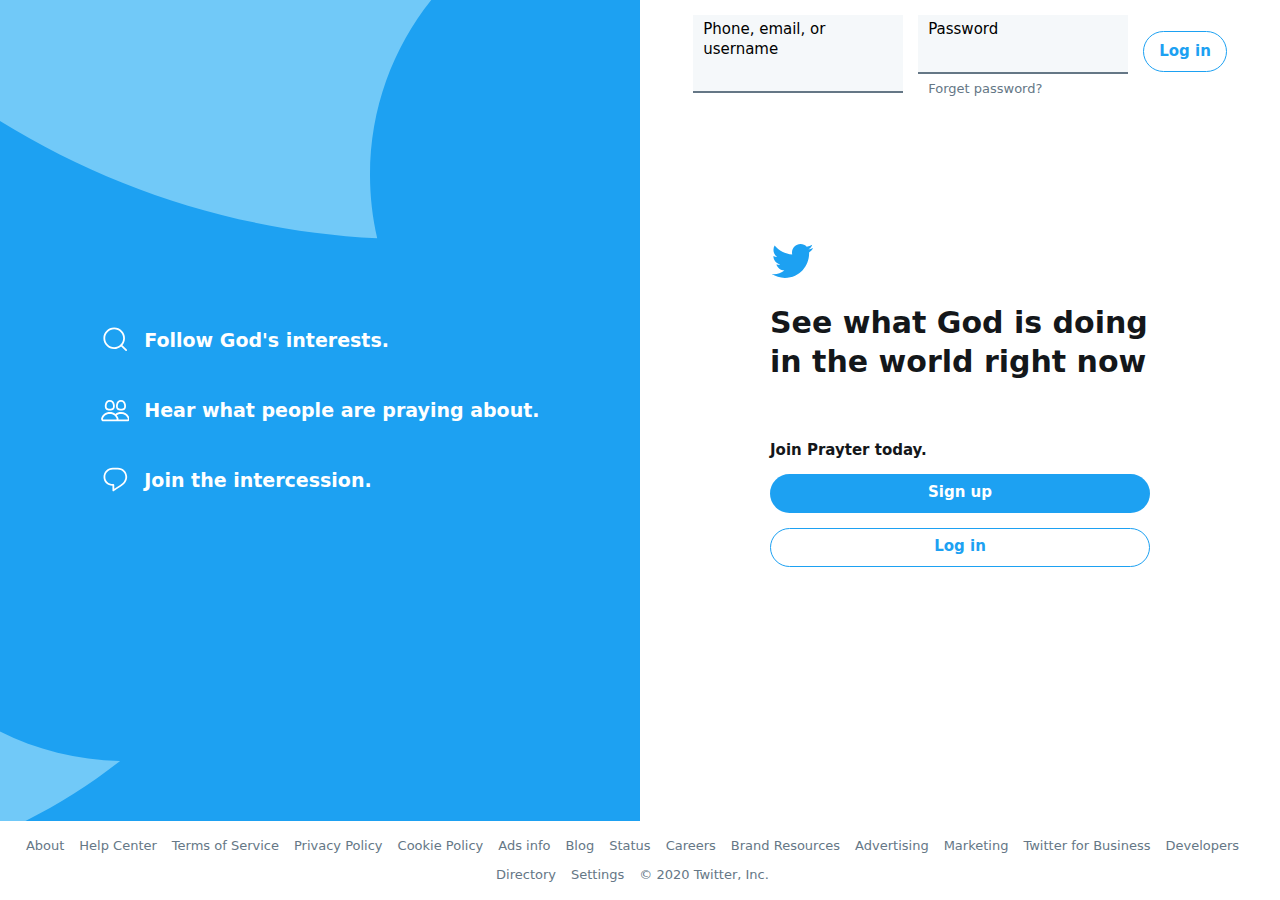
<file: index.html>
<html>
<head>
<meta name="viewport" content="width=device-width,initial-scale=1,maximum-scale=1,user-scalable=0,viewport-fit=cover">
<title>Prayter. It's what God is doing / Prayter</title>
<link rel="shortcut icon" href="https://abs.twimg.com/favicons/twitter.ico" type="image/x-icon">
<link rel="stylesheet" href="twitter.css">

</head>
<body style="margin:0px; height:100%">
<div style="display:flex; height:100%">
<div class="main">
<div class="page">
<div style="display:flex; flex:1 1 0%; flex-direction:column; justify-content: center; box-sizing: border-box; position:relative; padding:15px;	align-items:stretch;">

<div class="top-login">
<div style="display:flex; flex-direction: row">
<div style="display:flex; flex-direction:column; width:210px; flex-shrink:1; box-sizing: border-box; position:relative; margin:0px; min-height:0px; flex-basis:auto; padding:0px; margin-right:15px; ">
<div class="input-box">
<label class="r-1qd0xha" style="line-height: 1.3125; font-size: 15px;">Phone, email, or username</label>
<input class="input-field">
</div>
</div>
<div style="display:flex; flex-direction:column; width:210px; flex-shrink:1; box-sizing: border-box; position:relative; margin:0px; min-height:0px; flex-basis:auto; padding:0px; margin-right:15px; ">
<div class="input-box">
<label class="r-1qd0xha" style="line-height: 1.3125; font-size: 15px;">Password</label>
<input class="input-field">
</div>
<a href="#" class="r-1qd0xha" style="margin-left: 10px; height:0px; ">
  <span>Forget password?</span>

</a>
</div>
<div style="background-color: rgba(0,0,0,0); min-height:39px; margin-bottom: 5px; height:0px; border-color: rgb(29, 161, 242); border-width: 1px; border-style: solid; border-radius: 9999px; align-items: center; justify-content:center;	display:flex; flex-direction: column;  padding-left: 15px; padding-right: 15px;  align-self:center;">
<a href="" style="display:flex; flex-direction: row; align-items: center; justify-content: center; align-self: center; padding-right: 0px;"><span class="r-1qd0xha" style="font-weight: bold; color: rgb(29, 161, 242); font-size: 15px; ">Log in</span>
</a>
</div>
</div>
</div>
<div style="align-self:center; max-width:380px;">
<svg viewBox="0 0  24 24" style="color: rgb(29, 161, 242); fill:currentColor; font-size: 15px; box-sizing:content-box; position:relative; height:2.75rem; align-self: flex-start; display:inline-block'">
<g>
<path d="M23.643 4.937c-.835.37-1.732.62-2.675.733.962-.576 1.7-1.49 2.048-2.578-.9.534-1.897.922-2.958 1.13-.85-.904-2.06-1.47-3.4-1.47-2.572 0-4.658 2.086-4.658 4.66 0 .364.042.718.12 1.06-3.873-.195-7.304-2.05-9.602-4.868-.4.69-.63 1.49-.63 2.342 0 1.616.823 3.043 2.072 3.878-.764-.025-1.482-.234-2.11-.583v.06c0 2.257 1.605 4.14 3.737 4.568-.392.106-.803.162-1.227.162-.3 0-.593-.028-.877-.082.593 1.85 2.313 3.198 4.352 3.234-1.595 1.25-3.604 1.995-5.786 1.995-.376 0-.747-.022-1.112-.065 2.062 1.323 4.51 2.093 7.14 2.093 8.57 0 13.255-7.098 13.255-13.254 0-.2-.005-.402-.014-.602.91-.658 1.7-1.477 2.323-2.41z">
</path>
</g>
</svg>
<div style="line-height: 1.3125; margin-top:20px; font-weight: bold; font-size: 30px; color:rgb(20, 23, 26);">
<span style="font-family: system-ui, -apple-system, BlinkMacSystemFont, 'Segoe UI', Roboto, Ubuntu, 'Helvetica Neue', sans-serif">
See what God is doing in the world right now
</span>
</div >
<div style="margin-bottom: 15px; margin-top:59px; font-size:15px; color: rgb(20, 23, 26);">
<span style="font-family: system-ui, -apple-system, BlinkMacSystemFont, 'Segoe UI', Roboto, Ubuntu, 'Helvetica Neue', sans-serif; font-weight: bold;">
Join Prayter today.
</span>
</div>
<a style="border-color: rgb(0, 0, 0, 0); border-width: 1px; border-style: solid; min-height:39px; box-sizing: border-box; padding-left: 1em; padding-right: 1em; display:flex; flex-direction: column; background-color:rgb(29, 161, 242); border-radius: 9999px; margin-bottom: 15px;" href="#">
<div class="signup-text-div">
<span style="box-sizing: border-box; display:block"><span>Sign up</span></span>
</div>
</a>
<a style="border-color: rgb(29, 161, 242); border-width: 1px; border-style: solid; min-height:39px; box-sizing: border-box; padding-left: 1em; padding-right: 1em; display:flex; flex-direction: column; background-color:rgba(0, 0, 0, 0); border-radius: 9999px; margin-bottom:15px;" href="#">
<div style="font-weight:bold; font-size:15px; color: rgb(29, 161, 242); box-sizing: border-box; display:flex; flex-direction:row; flex-grow: 1; justify-content:center; align-items:center;">
<span style="box-sizing: border-box; display:block"><span>Log in</span></span>
</div>
</a>
</div>
</div>
<div class="bottom-content">

<svg class="twitter-icon-background" viewBox="0 0 24 24" >
<g>
<path d="M23.643 4.937c-.835.37-1.732.62-2.675.733.962-.576 1.7-1.49 2.048-2.578-.9.534-1.897.922-2.958 1.13-.85-.904-2.06-1.47-3.4-1.47-2.572 0-4.658 2.086-4.658 4.66 0 .364.042.718.12 1.06-3.873-.195-7.304-2.05-9.602-4.868-.4.69-.63 1.49-.63 2.342 0 1.616.823 3.043 2.072 3.878-.764-.025-1.482-.234-2.11-.583v.06c0 2.257 1.605 4.14 3.737 4.568-.392.106-.803.162-1.227.162-.3 0-.593-.028-.877-.082.593 1.85 2.313 3.198 4.352 3.234-1.595 1.25-3.604 1.995-5.786 1.995-.376 0-.747-.022-1.112-.065 2.062 1.323 4.51 2.093 7.14 2.093 8.57 0 13.255-7.098 13.255-13.254 0-.2-.005-.402-.014-.602.91-.658 1.7-1.477 2.323-2.41z">
</path>
</g>
</svg>

<div style="z-index: 0; position: relative; flex-shrink: 0; align-items: stretch; align-self: center; padding-bottom: 15px; padding-top: 15px; flex-basis: auto; margin: 0px; min-height: 0px; min-width:0px; display: flex; box-sizing: border-box; flex-direction: column; ">
<div style="margin-bottom: 40px; flex-basis: auto; flex-shrink: 0; align-items: stretch; box-sizing: border-box; display:flex; position: relative;">
<svg viewBox="0 0 24 24" style="color: rgb(255, 255, 255); fill:currentColor; position: relative; font-size: 23px; height: 1.25em; box-sizing: content-box; display:inline-block;">
<g>
<path d="M21.53 20.47l-3.66-3.66C19.195 15.24 20 13.214 20 11c0-4.97-4.03-9-9-9s-9 4.03-9 9 4.03 9 9 9c2.215 0 4.24-.804 5.808-2.13l3.66 3.66c.147.146.34.22.53.22s.385-.073.53-.22c.295-.293.295-.767.002-1.06zM3.5 11c0-4.135 3.365-7.5 7.5-7.5s7.5 3.365 7.5 7.5-3.365 7.5-7.5 7.5-7.5-3.365-7.5-7.5z">
</path>
</g>
</svg>
<div style="margin-left: 15px; line-height:30px; "><span style="font-family: system-ui, -apple-system, BlinkMacSystemFont, 'Segoe UI', Roboto, Ubuntu, 'Helvetica Neue', sans-serif; font-weight: bold; font-size:19px; color: rgb(255, 255, 255);">Follow God's interests.</span></div>
</div>
<div style="margin-bottom: 40px; flex-basis: auto; flex-shrink: 0; align-items: stretch; box-sizing: border-box; display:flex; position: relative;">
<svg viewBox="0 0 24 24" style="color: rgb(255, 255, 255); fill:currentColor; position: relative; font-size: 23px; height: 1.25em; box-sizing: content-box; display:inline-block;">
<g>
<path d="M16.695 13.037c1.185 0 2.51-.132 3.368-1.11.72-.823.952-2.08.715-3.847-.333-2.478-1.86-3.956-4.083-3.956-2.225 0-3.75 1.48-4.084 3.956-.236 1.766-.002 3.023.717 3.846.858.98 2.184 1.11 3.368 1.11zM14.098 8.28c.134-.992.648-2.656 2.598-2.656 1.948 0 2.463 1.664 2.597 2.655.174 1.293.054 2.187-.358 2.657-.367.42-1.036.6-2.238.6s-1.87-.18-2.24-.6c-.412-.47-.533-1.364-.36-2.658zm9.788 11.222c-.763-3.066-3.72-5.208-7.19-5.208-1.765 0-3.392.558-4.67 1.505-1.278-.948-2.905-1.506-4.67-1.506-3.47 0-6.428 2.142-7.19 5.208-.156.625-.025 1.265.356 1.754.37.473.94.744 1.567.744h19.87c.628 0 1.2-.27 1.57-.745.382-.49.512-1.13.356-1.753zm-1.537.83c-.09.11-.22.168-.39.168h-7.413c.078-.32.084-.66 0-.998-.25-1-.75-1.888-1.41-2.65.993-.665 2.223-1.058 3.558-1.058 2.78 0 5.14 1.674 5.735 4.07.044.174.014.344-.08.467zM7.354 20.5H2.09c-.17 0-.3-.057-.388-.168-.096-.123-.126-.294-.083-.47.596-2.395 2.954-4.068 5.735-4.068 2.78 0 5.14 1.674 5.735 4.07.043.174.014.344-.082.467-.088.113-.22.17-.388.17H7.355zm.001-7.463c1.185 0 2.51-.132 3.367-1.11.72-.823.953-2.08.716-3.847-.333-2.478-1.86-3.956-4.083-3.956-2.225 0-3.75 1.48-4.084 3.956-.236 1.766-.002 3.023.717 3.846.858.98 2.184 1.11 3.368 1.11zM4.758 8.28c.134-.992.648-2.656 2.598-2.656 1.948 0 2.463 1.664 2.597 2.655.174 1.293.053 2.187-.358 2.658-.368.42-1.037.6-2.238.6-1.202 0-1.87-.18-2.24-.6-.412-.47-.533-1.365-.36-2.66z">
</path>
</g>
</svg>
<div style="margin-left: 15px; line-height:30px;"><span style="font-family: system-ui, -apple-system, BlinkMacSystemFont, 'Segoe UI', Roboto, Ubuntu, 'Helvetica Neue', sans-serif; font-weight: bold; font-size:19px; color: rgb(255, 255, 255);">Hear what people are praying about.</span></div>
</div>
<div style="flex-basis: auto; flex-shrink: 0; align-items: stretch; box-sizing: border-box; display:flex; position: relative;">
<svg viewBox="0 0 24 24" style="color: rgb(255, 255, 255); fill:currentColor; position: relative; font-size: 23px; height: 1.25em; box-sizing: content-box; display:inline-block;">
<g>
<path d="M14.046 2.242l-4.148-.01h-.002c-4.374 0-7.8 3.427-7.8 7.802 0 4.098 3.186 7.206 7.465 7.37v3.828c0 .108.044.286.12.403.142.225.384.347.632.347.138 0 .277-.038.402-.118.264-.168 6.473-4.14 8.088-5.506 1.902-1.61 3.04-3.97 3.043-6.312v-.017c-.006-4.367-3.43-7.787-7.8-7.788zm3.787 12.972c-1.134.96-4.862 3.405-6.772 4.643V16.67c0-.414-.335-.75-.75-.75h-.396c-3.66 0-6.318-2.476-6.318-5.886 0-3.534 2.768-6.302 6.3-6.302l4.147.01h.002c3.532 0 6.3 2.766 6.302 6.296-.003 1.91-.942 3.844-2.514 5.176z">
</path>
</g>
</svg>
<div style="margin-left: 15px; line-height:30px;">
<span style="font-family: system-ui, -apple-system, BlinkMacSystemFont, 'Segoe UI', Roboto, Ubuntu, 'Helvetica Neue', sans-serif; font-weight: bold; font-size:19px; color: rgb(255, 255, 255);">Join the intercession.</span></div>
</div>
</div>
</div>
<div class="bottom-login-container">
<a class="signup-link" href="#">
<div class="signup-text-div">Sign up
</div>

<a class="login-link" href="#">
<div class="login-text-div">Log in
</div>
</a>

</div>
</div>
<nav style="box-sizing:border-box; display:flex; position:relative; flex-wrap:wrap; justify-content:center; flex-direction:row; padding-bottom:10px; padding-top:10px; padding-left: 15px; padding-right: 15px; font-size:15px; align-items: stretch;flex-basis: auto;flex-shrink: 0;margin: 0px;min-height: 0px;min-width: 0px;z-index: 0;">
<a class="nav-link" href="#">About</a>
<a class="nav-link" href="#">Help Center</a>
<a class="nav-link" href="#">Terms of Service</a>
<a class="nav-link" href="#">Privacy Policy</a>
<a class="nav-link" href="#">Cookie Policy</a>
<a class="nav-link" href="#">Ads info</a>
<a class="nav-link" href="#">Blog</a>
<a class="nav-link" href="#">Status</a>
<a class="nav-link" href="#">Careers</a>
<a class="nav-link" href="#">Brand Resources</a>
<a class="nav-link" href="#">Advertising</a>
<a class="nav-link" href="#">Marketing</a>
<a class="nav-link" href="#">Twitter for Business</a>
<a class="nav-link" href="#">Developers</a>
<a class="nav-link" href="#">Directory</a>
<a class="nav-link" href="#">Settings</a>
<a class="nav-link" href="#">© 2020 Twitter, Inc.</a>
</nav>
</div>
</div>
</body>
</html>
</file>
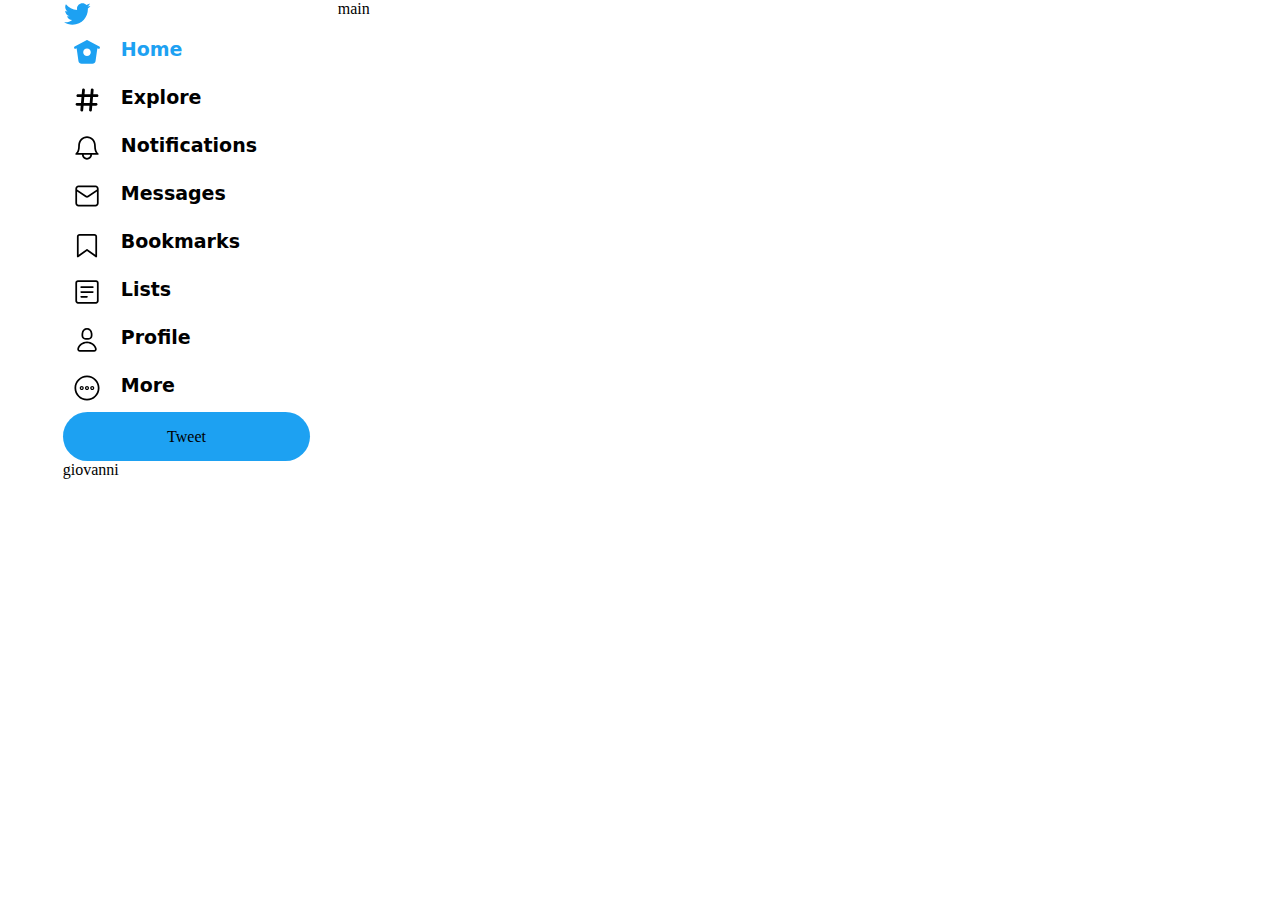
<file: test.html>
<html><head><style>

a {
 text-decoration: none;
 color:inherit;
 transition-property: color;
}

a .button {
  transition-property: background-color;
  transition-duration: 0.2s;
  border-radius: 9999px;
  padding:10px;
}

.text-button{
  
  margin-left: 20px;
  margin-right; 15px;
  font-weight: bold;
  font-size: 19px; 
  font-family: system-ui, -apple-system, BlinkMacSystemFont, "Segoe UI", Roboto, Ubuntu, "Helvetica Neue", sans-serif;
}
a:hover{
  color: rgb(29, 161, 242);
}
a:hover .button {
  background-color: rgba(29,161,242, 0.1);
}

svg{
 color:inherit; fill:currentColor; height:1.75rem;
}

.tweet-button{
  display:flex;
  min-width: calc(78.89px);

}
</style>

</head><body style="margin:0px">




<div style="display: flex;flex-direction: row;height: 100%;">
<div style="min-width: calc(62.79px);"></div><header style="display:flex; flex-direction; column; align-items:flex-end;height: 100%;flex-direction: column;">
<div style="width: 275px;">
<div style="display:flex; flex-direction: column">
<div>
<svg viewBox="0 0 24 24" style="color:rgb(29, 161, 242)">
<g>
<path d="M23.643 4.937c-.835.37-1.732.62-2.675.733.962-.576 1.7-1.49 2.048-2.578-.9.534-1.897.922-2.958 1.13-.85-.904-2.06-1.47-3.4-1.47-2.572 0-4.658 2.086-4.658 4.66 0 .364.042.718.12 1.06-3.873-.195-7.304-2.05-9.602-4.868-.4.69-.63 1.49-.63 2.342 0 1.616.823 3.043 2.072 3.878-.764-.025-1.482-.234-2.11-.583v.06c0 2.257 1.605 4.14 3.737 4.568-.392.106-.803.162-1.227.162-.3 0-.593-.028-.877-.082.593 1.85 2.313 3.198 4.352 3.234-1.595 1.25-3.604 1.995-5.786 1.995-.376 0-.747-.022-1.112-.065 2.062 1.323 4.51 2.093 7.14 2.093 8.57 0 13.255-7.098 13.255-13.254 0-.2-.005-.402-.014-.602.91-.658 1.7-1.477 2.323-2.41z">
</path>
</g>
</svg>

</div><div>

<nav>


<a id="home" href="#" style="display:flex" onclick="selected(this) ">
<div class="button" style="display: flex; color: rgb(29, 161, 242);">

<div class="svg-container"><svg viewBox="0 0 24 24"><g><path d="M22.58 7.35L12.475 1.897c-.297-.16-.654-.16-.95 0L1.425 7.35c-.486.264-.667.87-.405 1.356.18.335.525.525.88.525.16 0 .324-.038.475-.12l.734-.396 1.59 11.25c.216 1.214 1.31 2.062 2.66 2.062h9.282c1.35 0 2.444-.848 2.662-2.088l1.588-11.225.737.398c.485.263 1.092.082 1.354-.404.263-.486.08-1.093-.404-1.355zM12 15.435c-1.795 0-3.25-1.455-3.25-3.25s1.455-3.25 3.25-3.25 3.25 1.455 3.25 3.25-1.455 3.25-3.25 3.25z"></path></g></svg></div>
<div class="text-button">Home</div>
</div>
</a>

<a id="explore" href="#" style="display:flex" onclick="selected(this) ">
<div class="button" style="display: flex; color: inherit;">

<div class="svg-container"><svg viewBox="0 0 24 24"><g><path d="M20.585 9.468c.66 0 1.2-.538 1.2-1.2 0-.662-.54-1.2-1.2-1.2h-3.22l.31-3.547c.027-.318-.07-.63-.277-.875-.206-.245-.495-.396-.822-.425-.65-.035-1.235.432-1.293 1.093l-.326 3.754H9.9l.308-3.545c.06-.658-.43-1.242-1.097-1.302-.665-.05-1.235.43-1.293 1.092l-.325 3.754h-3.33c-.663 0-1.2.538-1.2 1.2 0 .662.538 1.2 1.2 1.2h3.122l-.44 5.064H3.416c-.662 0-1.2.54-1.2 1.2s.538 1.202 1.2 1.202h3.22l-.31 3.548c-.057.657.432 1.24 1.09 1.3l.106.005c.626 0 1.14-.472 1.195-1.098l.327-3.753H14.1l-.308 3.544c-.06.658.43 1.242 1.09 1.302l.106.005c.617 0 1.142-.482 1.195-1.098l.325-3.753h3.33c.66 0 1.2-.54 1.2-1.2s-.54-1.202-1.2-1.202h-3.122l.44-5.064h3.43zm-5.838 0l-.44 5.063H9.253l.44-5.062h5.055z"></path></g></svg></div>
<div class="text-button">Explore</div>
</div>
</a>

<a id="notifications" href="#" style="display:flex" onclick="selected(this) ">
<div class="button" style="display: flex; color: inherit;">

<div class="svg-container"><svg viewBox="0 0 24 24"><g><path d="M21.697 16.468c-.02-.016-2.14-1.64-2.103-6.03.02-2.532-.812-4.782-2.347-6.335C15.872 2.71 14.01 1.94 12.005 1.93h-.013c-2.004.01-3.866.78-5.242 2.174-1.534 1.553-2.368 3.802-2.346 6.334.037 4.33-2.02 5.967-2.102 6.03-.26.193-.366.53-.265.838.102.308.39.515.712.515h4.92c.102 2.31 1.997 4.16 4.33 4.16s4.226-1.85 4.327-4.16h4.922c.322 0 .61-.206.71-.514.103-.307-.003-.645-.263-.838zM12 20.478c-1.505 0-2.73-1.177-2.828-2.658h5.656c-.1 1.48-1.323 2.66-2.828 2.66zM4.38 16.32c.74-1.132 1.548-3.028 1.524-5.896-.018-2.16.644-3.982 1.913-5.267C8.91 4.05 10.397 3.437 12 3.43c1.603.008 3.087.62 4.18 1.728 1.27 1.285 1.933 3.106 1.915 5.267-.024 2.868.785 4.765 1.525 5.896H4.38z"></path></g></svg></div>
<div class="text-button">Notifications</div>
</div>
</a>

<a id="messages" href="#" style="display:flex" onclick="selected(this) ">
<div class="button" style="display: flex; color: inherit;">

<div class="svg-container"><svg viewBox="0 0 24 24"><g><path d="M19.25 3.018H4.75C3.233 3.018 2 4.252 2 5.77v12.495c0 1.518 1.233 2.753 2.75 2.753h14.5c1.517 0 2.75-1.235 2.75-2.753V5.77c0-1.518-1.233-2.752-2.75-2.752zm-14.5 1.5h14.5c.69 0 1.25.56 1.25 1.25v.714l-8.05 5.367c-.273.18-.626.182-.9-.002L3.5 6.482v-.714c0-.69.56-1.25 1.25-1.25zm14.5 14.998H4.75c-.69 0-1.25-.56-1.25-1.25V8.24l7.24 4.83c.383.256.822.384 1.26.384.44 0 .877-.128 1.26-.383l7.24-4.83v10.022c0 .69-.56 1.25-1.25 1.25z"></path></g></svg></div>
<div class="text-button">Messages</div>
</div>
</a>

<a id="bookmarks" href="#" style="display:flex" onclick="selected(this) ">
<div class="button" style="display: flex; color: inherit;">

<div class="svg-container"><svg viewBox="0 0 24 24"><g><path d="M19.9 23.5c-.157 0-.312-.05-.442-.144L12 17.928l-7.458 5.43c-.228.164-.53.19-.782.06-.25-.127-.41-.385-.41-.667V5.6c0-1.24 1.01-2.25 2.25-2.25h12.798c1.24 0 2.25 1.01 2.25 2.25v17.15c0 .282-.158.54-.41.668-.106.055-.223.082-.34.082zM12 16.25c.155 0 .31.048.44.144l6.71 4.883V5.6c0-.412-.337-.75-.75-.75H5.6c-.413 0-.75.338-.75.75v15.677l6.71-4.883c.13-.096.285-.144.44-.144z"></path></g></svg></div>
<div class="text-button">Bookmarks</div>
</div>
</a>

<a id="lists" href="#" style="display:flex" onclick="selected(this) ">
<div class="button" style="display: flex; color: inherit;">

<div class="svg-container"><svg viewBox="0 0 24 24"><g><path d="M19.75 22H4.25C3.01 22 2 20.99 2 19.75V4.25C2 3.01 3.01 2 4.25 2h15.5C20.99 2 22 3.01 22 4.25v15.5c0 1.24-1.01 2.25-2.25 2.25zM4.25 3.5c-.414 0-.75.337-.75.75v15.5c0 .413.336.75.75.75h15.5c.414 0 .75-.337.75-.75V4.25c0-.413-.336-.75-.75-.75H4.25z"></path><path d="M17 8.64H7c-.414 0-.75-.337-.75-.75s.336-.75.75-.75h10c.414 0 .75.335.75.75s-.336.75-.75.75zm0 4.11H7c-.414 0-.75-.336-.75-.75s.336-.75.75-.75h10c.414 0 .75.336.75.75s-.336.75-.75.75zm-5 4.11H7c-.414 0-.75-.335-.75-.75s.336-.75.75-.75h5c.414 0 .75.337.75.75s-.336.75-.75.75z"></path></g></svg></div>
<div class="text-button">Lists</div>
</div>
</a>

<a id="profile" href="#" style="display:flex" onclick="selected(this) ">
<div class="button" style="display: flex; color: inherit;">

<div class="svg-container"><svg viewBox="0 0 24 24"><g><path d="M12 11.816c1.355 0 2.872-.15 3.84-1.256.814-.93 1.078-2.368.806-4.392-.38-2.825-2.117-4.512-4.646-4.512S7.734 3.343 7.354 6.17c-.272 2.022-.008 3.46.806 4.39.968 1.107 2.485 1.256 3.84 1.256zM8.84 6.368c.162-1.2.787-3.212 3.16-3.212s2.998 2.013 3.16 3.212c.207 1.55.057 2.627-.45 3.205-.455.52-1.266.743-2.71.743s-2.255-.223-2.71-.743c-.507-.578-.657-1.656-.45-3.205zm11.44 12.868c-.877-3.526-4.282-5.99-8.28-5.99s-7.403 2.464-8.28 5.99c-.172.692-.028 1.4.395 1.94.408.52 1.04.82 1.733.82h12.304c.693 0 1.325-.3 1.733-.82.424-.54.567-1.247.394-1.94zm-1.576 1.016c-.126.16-.316.246-.552.246H5.848c-.235 0-.426-.085-.552-.246-.137-.174-.18-.412-.12-.654.71-2.855 3.517-4.85 6.824-4.85s6.114 1.994 6.824 4.85c.06.242.017.48-.12.654z"></path></g></svg></div>
<div class="text-button">Profile</div>
</div>
</a>

<a id="more" href="#" style="display:flex" onclick="selected(this) ">
<div class="button" style="display: flex; color: inherit;">

<div class="svg-container"><svg viewBox="0 0 24 24"><g><path d="M16.5 10.25c-.965 0-1.75.787-1.75 1.75s.784 1.75 1.75 1.75c.964 0 1.75-.786 1.75-1.75s-.786-1.75-1.75-1.75zm0 2.5c-.414 0-.75-.336-.75-.75 0-.413.337-.75.75-.75s.75.336.75.75c0 .413-.336.75-.75.75zm-4.5-2.5c-.966 0-1.75.787-1.75 1.75s.785 1.75 1.75 1.75 1.75-.786 1.75-1.75-.784-1.75-1.75-1.75zm0 2.5c-.414 0-.75-.336-.75-.75 0-.413.337-.75.75-.75s.75.336.75.75c0 .413-.336.75-.75.75zm-4.5-2.5c-.965 0-1.75.787-1.75 1.75s.785 1.75 1.75 1.75c.964 0 1.75-.786 1.75-1.75s-.787-1.75-1.75-1.75zm0 2.5c-.414 0-.75-.336-.75-.75 0-.413.337-.75.75-.75s.75.336.75.75c0 .413-.336.75-.75.75z"></path><path d="M12 22.75C6.072 22.75 1.25 17.928 1.25 12S6.072 1.25 12 1.25 22.75 6.072 22.75 12 17.928 22.75 12 22.75zm0-20C6.9 2.75 2.75 6.9 2.75 12S6.9 21.25 12 21.25s9.25-4.15 9.25-9.25S17.1 2.75 12 2.75z"></path></g></svg></div>
<div class="text-button">More</div>
</div>
</a>
</nav>
</div>
<div style="width: 90%;">
<a href="#" class="tweet-button">
<div style="background-color:rgba(29,161,242); display:flex; border-radius: 9999px; padding-left: 30px; padding-right:30px; min-height:49px; align-items: center;width: 90%; justify-content: center;">
<span>Tweet</span>
</div>
</a>
</div>
</div>
<div>giovanni</div></div>
</header>
  <main style="display: flex;/*! flex: 1 1 0%; */flex-grow: 1;">main</main>
</div>
<script>


var items = document.getElementsByClassName("button");
var currentSelected = "explore";	

initializeSVGS();

function initializeSVGS(){
   for ( pathname in svg){
      unselect(pathname);
   }
   selected(document.getElementById("home"));
}
function selected(item){
  
  var pathname = item.id;
  
  this.clear(currentSelected);
  var button = item.getElementsByClassName("button")[0];
  button.style.color = "rgb(29, 161, 242)";
  var svgContainer = button.getElementsByClassName("svg-container")[0];
  var svg = createSVG(pathname, "pressed");
  svgContainer.removeChild(svgContainer.firstChild);
  svgContainer.appendChild(svg);
  currentSelected = pathname;
  
}

function createSVG(pathname, state){
     var xmlns = "http://www.w3.org/2000/svg";
	 var svgElem = document.createElementNS(xmlns, "svg");
	 svgElem.setAttributeNS(null, "viewBox", "0 0 24 24");
	 var g = document.createElementNS(xmlns, "g");
     svgElem.appendChild(g);
	 var paths = svg[pathname][state];
	 
	 for (var x=0; x<paths.length; x++){
	     var path = paths[x].path;
		 var pathEl =  document.createElementNS(xmlns, "path");
		 pathEl.setAttributeNS(null, "d", path);
		 g.appendChild(pathEl);	 
	 }

	 return svgElem;

}

function unselect(pathname){
  var item = document.getElementById(pathname);
  var button = item.getElementsByClassName("button")[0];
  button.style.color = "inherit";
  var svgContainer = button.getElementsByClassName("svg-container")[0];
  var svg = createSVG(pathname, "default");
  svgContainer.removeChild(svgContainer.firstChild);
  svgContainer.appendChild(svg);
  
  }
  
function clear(svgname){
  this.unselect(svgname);
  for (var i=0; i<items.length; i++){
     var item = items[i];
	 item.style.color = "inherit";
	 
  }
  
}
</script>
</body></html>
</file>
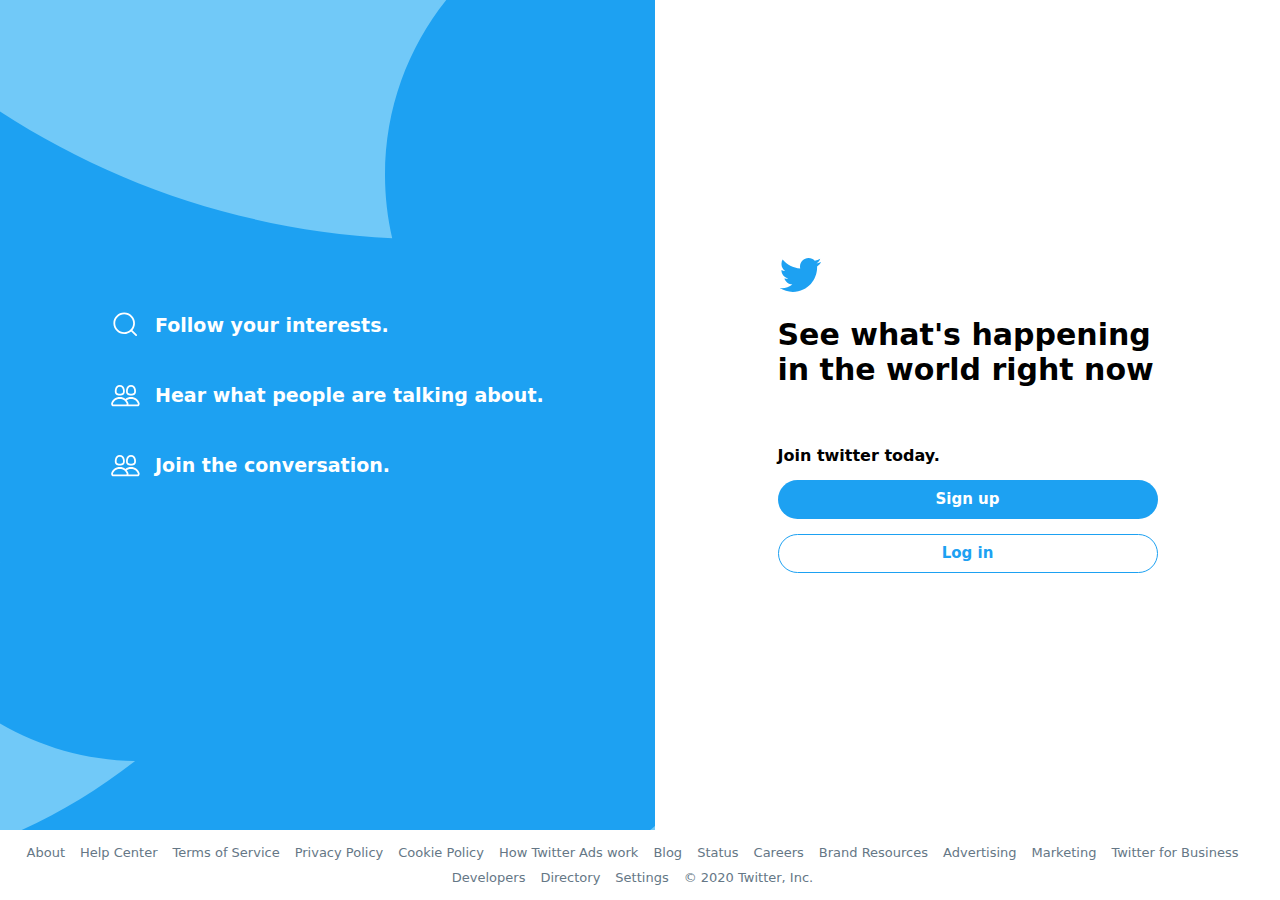
<file: twitter.html>
<html>
<head>
<title>Twitter. It's what's happening / Twitter</title>
<link rel="shortcut icon" href="https://abs.twimg.com/favicons/twitter.ico" type="image/x-icon">
<style>

a {
 color: rgb(101, 119, 134);
 font-size: 13px;
 font-weight: 400;
 margin-bottom: 5px;
 margin-top: 5px;
 padding-right: 15px;
 font-family: system-ui, -apple-system, BlinkMacSystemFont, "Segoe UI", Roboto, Ubuntu, "Helvetica Neue", sans-serif;
 text-decoration: none;
}
</style>
</head>
<body style="margin:0px; height:100%">
<div style="display:flex; flex-direction:column; min-height:315px; height:100%; width:100%">
<div style="align-items: stretch; margin:0px; min-height:315px; height:100%; display:flex; flex-direction:row-reverse;">
<div style="display:flex; flex:1 1 0%; flex-direction:column; justify-content: center;">
<div>

</div>
<div style="align-self:center; max-width:380px;">
<svg viewBox="0 0  24 24" style="color: rgb(29, 161, 242); fill:currentColor; font-size: 15px; box-sizing:content-box; position:relative; height:2.75rem;">
<g>
<path d="M23.643 4.937c-.835.37-1.732.62-2.675.733.962-.576 1.7-1.49 2.048-2.578-.9.534-1.897.922-2.958 1.13-.85-.904-2.06-1.47-3.4-1.47-2.572 0-4.658 2.086-4.658 4.66 0 .364.042.718.12 1.06-3.873-.195-7.304-2.05-9.602-4.868-.4.69-.63 1.49-.63 2.342 0 1.616.823 3.043 2.072 3.878-.764-.025-1.482-.234-2.11-.583v.06c0 2.257 1.605 4.14 3.737 4.568-.392.106-.803.162-1.227.162-.3 0-.593-.028-.877-.082.593 1.85 2.313 3.198 4.352 3.234-1.595 1.25-3.604 1.995-5.786 1.995-.376 0-.747-.022-1.112-.065 2.062 1.323 4.51 2.093 7.14 2.093 8.57 0 13.255-7.098 13.255-13.254 0-.2-.005-.402-.014-.602.91-.658 1.7-1.477 2.323-2.41z">
</path>
</g>
</svg>
<div style="margin-top:20px; font-weight: bold; font-size: 30px;">
<span style="font-family: system-ui, -apple-system, BlinkMacSystemFont, 'Segoe UI', Roboto, Ubuntu, 'Helvetica Neue', sans-serif">
See what's happening in the world right now
</span>
</div >
<div style="margin-bottom: 15px; margin-top:59px">
<span style="font-family: system-ui, -apple-system, BlinkMacSystemFont, 'Segoe UI', Roboto, Ubuntu, 'Helvetica Neue', sans-serif; font-weight: bold;">
Join twitter today.
</span>
</div>
<a style="margin-bottom: 15px; border-color: rgba(0, 0, 0, 0); border-width: 1px; border-style: solid; min-height:39px; box-sizing: border-box; padding-left: 1em; padding-right: 1em; display:flex; flex-direction: column; background-color:rgb(29, 161, 242); border-radius: 9999px;" href="#">

<div style="font-weight:bold; font-size:15px; color: rgb(255, 255, 255); box-sizing: border-box; display:flex; flex-direction:row; flex-grow: 1; justify-content:center; align-items:center;">
<span style="box-sizing: border-box; display:block"><span>Sign up</span></span>
</div>
</a>
<a style="border-color: rgb(29, 161, 242); border-width: 1px; border-style: solid; min-height:39px; box-sizing: border-box; padding-left: 1em; padding-right: 1em; display:flex; flex-direction: column; background-color:rgba(0, 0, 0, 0);; border-radius: 9999px;" href="#">
<div style="font-weight:bold; font-size:15px; color: rgb(29, 161, 242); box-sizing: border-box; display:flex; flex-direction:row; flex-grow: 1; justify-content:center; align-items:center;">
<span style="box-sizing: border-box; display:block"><span>Log in</span></span>
</div>
</a>
</div>
</div>
<div style="align-items: stretch; flex-direction: column; margin: 0px; min-height: 0px; min-width: 0px; box-sizing: border-box; position: relative; padding: 15px; flex:1 1 0%; display: flex; background-color: rgb(113, 201, 248); justify-content: center; overflow:hidden; ">

<svg viewBox="0 0 24 24" style="color: rgb(29, 161, 242); fill: currentColor; max-width: none; height: 160vh; right: -50vh; top: -30vh; display: inline-block; box-sizing: content-box; position: absolute; z-index; auto;">
<g>
<path d="M23.643 4.937c-.835.37-1.732.62-2.675.733.962-.576 1.7-1.49 2.048-2.578-.9.534-1.897.922-2.958 1.13-.85-.904-2.06-1.47-3.4-1.47-2.572 0-4.658 2.086-4.658 4.66 0 .364.042.718.12 1.06-3.873-.195-7.304-2.05-9.602-4.868-.4.69-.63 1.49-.63 2.342 0 1.616.823 3.043 2.072 3.878-.764-.025-1.482-.234-2.11-.583v.06c0 2.257 1.605 4.14 3.737 4.568-.392.106-.803.162-1.227.162-.3 0-.593-.028-.877-.082.593 1.85 2.313 3.198 4.352 3.234-1.595 1.25-3.604 1.995-5.786 1.995-.376 0-.747-.022-1.112-.065 2.062 1.323 4.51 2.093 7.14 2.093 8.57 0 13.255-7.098 13.255-13.254 0-.2-.005-.402-.014-.602.91-.658 1.7-1.477 2.323-2.41z">
</path>
</g>
</svg>

<div style="z-index: 0; position: relative; flex-shrink: 0; align-items: stretch; align-self: center; padding-bottom: 15px; padding-top: 15px; flex-basis: auto; margin: 0px; min-height: 0px; min-width:0px; display: flex; box-sizing: border-box; flex-direction: column; ">
<div style="margin-bottom: 40px; flex-basis: auto; flex-shrink: 0; align-items: stretch; box-sizing: border-box; display:flex; position: relative;">
<svg viewBox="0 0 24 24" style="color: rgb(255, 255, 255); fill:currentColor; position: relative; font-size: 23px; height: 1.25em; box-sizing: content-box; display:inline-block;">
<g>
<path d="M21.53 20.47l-3.66-3.66C19.195 15.24 20 13.214 20 11c0-4.97-4.03-9-9-9s-9 4.03-9 9 4.03 9 9 9c2.215 0 4.24-.804 5.808-2.13l3.66 3.66c.147.146.34.22.53.22s.385-.073.53-.22c.295-.293.295-.767.002-1.06zM3.5 11c0-4.135 3.365-7.5 7.5-7.5s7.5 3.365 7.5 7.5-3.365 7.5-7.5 7.5-7.5-3.365-7.5-7.5z">
</path>
</g>
</svg>
<div style="margin-left: 15px; line-height:30px; "><span style="font-family: system-ui, -apple-system, BlinkMacSystemFont, 'Segoe UI', Roboto, Ubuntu, 'Helvetica Neue', sans-serif; font-weight: bold; font-size:19px; color: rgb(255, 255, 255);">Follow your interests.</span></div>
</div>
<div style="margin-bottom: 40px; flex-basis: auto; flex-shrink: 0; align-items: stretch; box-sizing: border-box; display:flex; position: relative;">
<svg viewBox="0 0 24 24" style="color: rgb(255, 255, 255); fill:currentColor; position: relative; font-size: 23px; height: 1.25em; box-sizing: content-box; display:inline-block;">
<g>
<path d="M16.695 13.037c1.185 0 2.51-.132 3.368-1.11.72-.823.952-2.08.715-3.847-.333-2.478-1.86-3.956-4.083-3.956-2.225 0-3.75 1.48-4.084 3.956-.236 1.766-.002 3.023.717 3.846.858.98 2.184 1.11 3.368 1.11zM14.098 8.28c.134-.992.648-2.656 2.598-2.656 1.948 0 2.463 1.664 2.597 2.655.174 1.293.054 2.187-.358 2.657-.367.42-1.036.6-2.238.6s-1.87-.18-2.24-.6c-.412-.47-.533-1.364-.36-2.658zm9.788 11.222c-.763-3.066-3.72-5.208-7.19-5.208-1.765 0-3.392.558-4.67 1.505-1.278-.948-2.905-1.506-4.67-1.506-3.47 0-6.428 2.142-7.19 5.208-.156.625-.025 1.265.356 1.754.37.473.94.744 1.567.744h19.87c.628 0 1.2-.27 1.57-.745.382-.49.512-1.13.356-1.753zm-1.537.83c-.09.11-.22.168-.39.168h-7.413c.078-.32.084-.66 0-.998-.25-1-.75-1.888-1.41-2.65.993-.665 2.223-1.058 3.558-1.058 2.78 0 5.14 1.674 5.735 4.07.044.174.014.344-.08.467zM7.354 20.5H2.09c-.17 0-.3-.057-.388-.168-.096-.123-.126-.294-.083-.47.596-2.395 2.954-4.068 5.735-4.068 2.78 0 5.14 1.674 5.735 4.07.043.174.014.344-.082.467-.088.113-.22.17-.388.17H7.355zm.001-7.463c1.185 0 2.51-.132 3.367-1.11.72-.823.953-2.08.716-3.847-.333-2.478-1.86-3.956-4.083-3.956-2.225 0-3.75 1.48-4.084 3.956-.236 1.766-.002 3.023.717 3.846.858.98 2.184 1.11 3.368 1.11zM4.758 8.28c.134-.992.648-2.656 2.598-2.656 1.948 0 2.463 1.664 2.597 2.655.174 1.293.053 2.187-.358 2.658-.368.42-1.037.6-2.238.6-1.202 0-1.87-.18-2.24-.6-.412-.47-.533-1.365-.36-2.66z">
</path>
</g>
</svg>
<div style="margin-left: 15px; line-height:30px;"><span style="font-family: system-ui, -apple-system, BlinkMacSystemFont, 'Segoe UI', Roboto, Ubuntu, 'Helvetica Neue', sans-serif; font-weight: bold; font-size:19px; color: rgb(255, 255, 255);">Hear what people are talking about.</span></div>
</div>
<div style="margin-bottom: 40px; flex-basis: auto; flex-shrink: 0; align-items: stretch; box-sizing: border-box; display:flex; position: relative;">
<svg viewBox="0 0 24 24" style="color: rgb(255, 255, 255); fill:currentColor; position: relative; font-size: 23px; height: 1.25em; box-sizing: content-box; display:inline-block;">
<g>
<path d="M16.695 13.037c1.185 0 2.51-.132 3.368-1.11.72-.823.952-2.08.715-3.847-.333-2.478-1.86-3.956-4.083-3.956-2.225 0-3.75 1.48-4.084 3.956-.236 1.766-.002 3.023.717 3.846.858.98 2.184 1.11 3.368 1.11zM14.098 8.28c.134-.992.648-2.656 2.598-2.656 1.948 0 2.463 1.664 2.597 2.655.174 1.293.054 2.187-.358 2.657-.367.42-1.036.6-2.238.6s-1.87-.18-2.24-.6c-.412-.47-.533-1.364-.36-2.658zm9.788 11.222c-.763-3.066-3.72-5.208-7.19-5.208-1.765 0-3.392.558-4.67 1.505-1.278-.948-2.905-1.506-4.67-1.506-3.47 0-6.428 2.142-7.19 5.208-.156.625-.025 1.265.356 1.754.37.473.94.744 1.567.744h19.87c.628 0 1.2-.27 1.57-.745.382-.49.512-1.13.356-1.753zm-1.537.83c-.09.11-.22.168-.39.168h-7.413c.078-.32.084-.66 0-.998-.25-1-.75-1.888-1.41-2.65.993-.665 2.223-1.058 3.558-1.058 2.78 0 5.14 1.674 5.735 4.07.044.174.014.344-.08.467zM7.354 20.5H2.09c-.17 0-.3-.057-.388-.168-.096-.123-.126-.294-.083-.47.596-2.395 2.954-4.068 5.735-4.068 2.78 0 5.14 1.674 5.735 4.07.043.174.014.344-.082.467-.088.113-.22.17-.388.17H7.355zm.001-7.463c1.185 0 2.51-.132 3.367-1.11.72-.823.953-2.08.716-3.847-.333-2.478-1.86-3.956-4.083-3.956-2.225 0-3.75 1.48-4.084 3.956-.236 1.766-.002 3.023.717 3.846.858.98 2.184 1.11 3.368 1.11zM4.758 8.28c.134-.992.648-2.656 2.598-2.656 1.948 0 2.463 1.664 2.597 2.655.174 1.293.053 2.187-.358 2.658-.368.42-1.037.6-2.238.6-1.202 0-1.87-.18-2.24-.6-.412-.47-.533-1.365-.36-2.66z">
</path>
</g>
</svg>
<div style="margin-left: 15px; line-height:30px;">
<span style="font-family: system-ui, -apple-system, BlinkMacSystemFont, 'Segoe UI', Roboto, Ubuntu, 'Helvetica Neue', sans-serif; font-weight: bold; font-size:19px; color: rgb(255, 255, 255);">Join the conversation.</span></div>
</div>
</div>
</div>
</div>
<nav style="box-sizing:border-box; display:flex; position:relative; flex-wrap:wrap; justify-content:center; flex-direction:row; padding-bottom:10px; padding-top:10px; padding-left: 15px; padding-right: 15px; font-size:15px; ">
<a href="#">About</a>
<a href="#">Help Center</a>
<a href="#">Terms of Service</a>
<a href="#">Privacy Policy</a>
<a href="#">Cookie Policy</a>
<a href="#">How Twitter Ads work</a>
<a href="#">Blog</a>
<a href="#">Status</a>
<a href="#">Careers</a>
<a href="#">Brand Resources</a>
<a href="#">Advertising</a>
<a href="#">Marketing</a>
<a href="#">Twitter for Business</a>
<a href="#">Developers</a>
<a href="#">Directory</a>
<a href="#">Settings</a>
<a href="#">© 2020 Twitter, Inc.</a>
</nav>
</div>
</body>
</html>
</file>
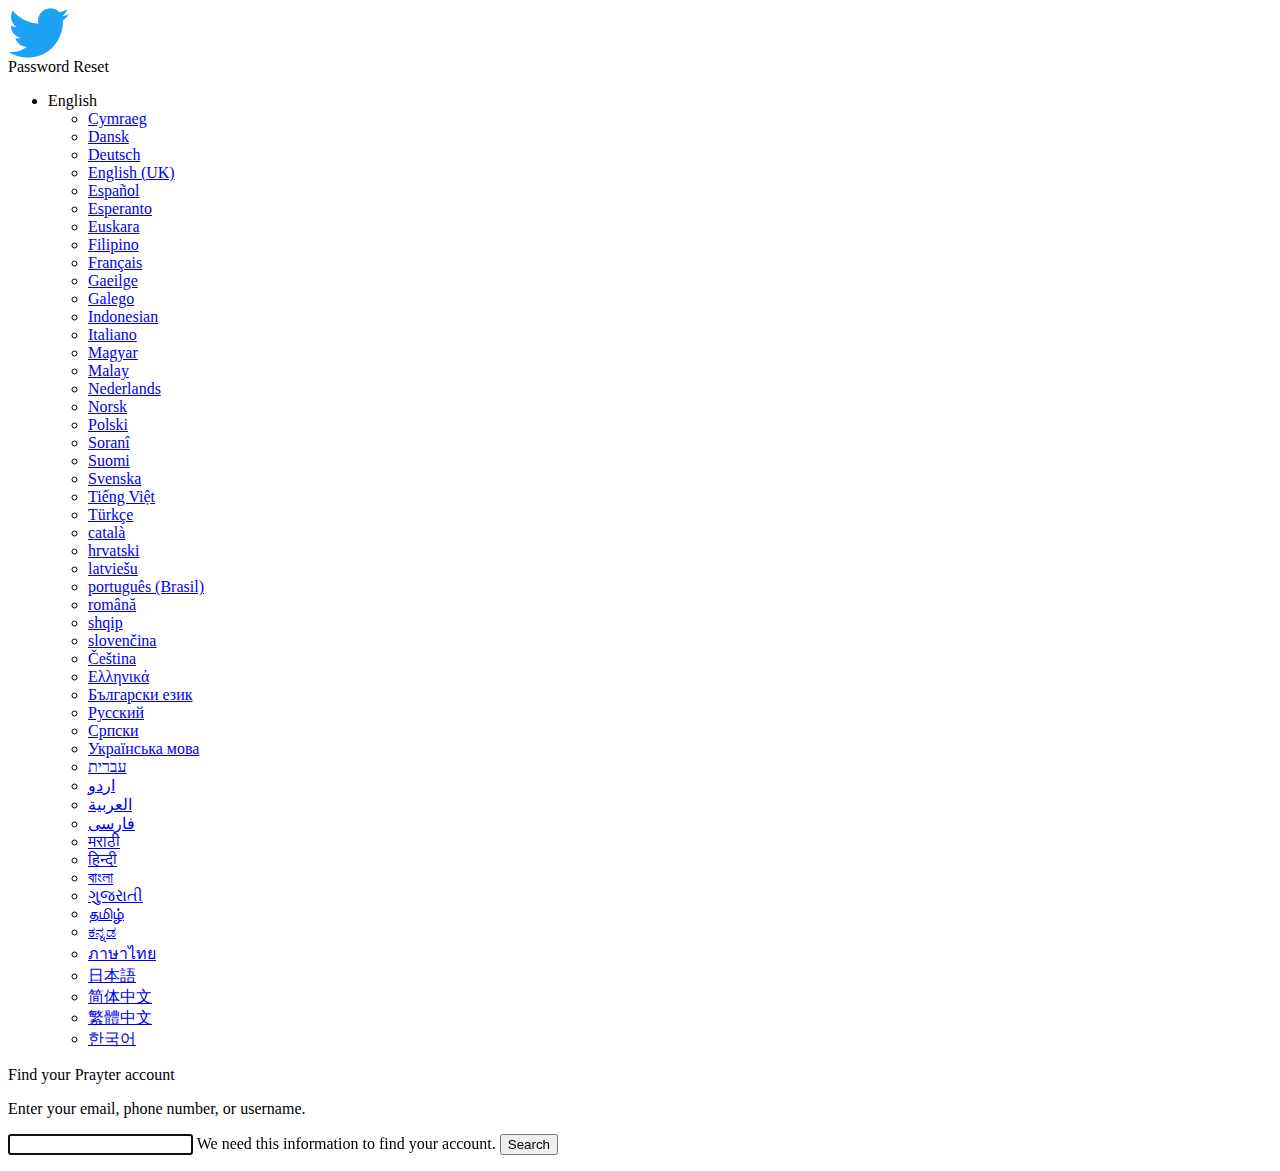
<file: twitter2-forget-password.html>
<html><head>
  <meta charset="utf-8">
  <title>Password Reset</title>
  <link href="https://abs.twimg.com/favicons/favicon.ico" rel="shortcut icon" type="image/x-icon">
  <link href="https://abs-0.twimg.com/login/password-reset.ec5af2e5fcc4c119dd2e3bc0422041416162460e.css" rel="stylesheet">
  
</head>
<body class="ResponsiveLayout ">
    <div class="TopNav">
      <div class="TopNav--container u-cf">
        
        
        <div class="Icon--logo u-pullLeft">
          <a href="https://twitter.com"><img alt="twitter" src="[data-uri]"></a>
        </div>
        <div class="TopNav-title u-pullLeft">Password Reset</div>
        <ul class="u-pullRight">
              <li class="Dropdown Dropdown--twoColumn TopNav-languageSelector">
                <span> English </span>
                <b class="caret"></b>
                <div class="Dropdown-menuContainer">
                  <div class="Dropdown-menu Dropdown--right">
                    <div class="Dropdown-caretContainer">
                      <span class="Dropdown-caretOuter"></span>
                      <span class="Dropdown-caretInner"></span>
                    </div>
                    <ul>
 <li><a href="/account/begin_password_reset?account_identifier=144000giovanni%40gmail.com&amp;lang=cy" data-lang-code="cy" title="Welsh">Cymraeg</a></li>
 <li><a href="/account/begin_password_reset?account_identifier=144000giovanni%40gmail.com&amp;lang=da" data-lang-code="da" title="Danish">Dansk</a></li>
 <li><a href="/account/begin_password_reset?account_identifier=144000giovanni%40gmail.com&amp;lang=de" data-lang-code="de" title="German">Deutsch</a></li>
 <li><a href="/account/begin_password_reset?account_identifier=144000giovanni%40gmail.com&amp;lang=en-gb" data-lang-code="en-gb" title="English (UK)">English (UK)</a></li>
 <li><a href="/account/begin_password_reset?account_identifier=144000giovanni%40gmail.com&amp;lang=es" data-lang-code="es" title="Spanish">Español</a></li>
 <li><a href="/account/begin_password_reset?account_identifier=144000giovanni%40gmail.com&amp;lang=eo" data-lang-code="eo" title="Esperanto">Esperanto</a></li>
 <li><a href="/account/begin_password_reset?account_identifier=144000giovanni%40gmail.com&amp;lang=eu" data-lang-code="eu" title="Basque">Euskara</a></li>
 <li><a href="/account/begin_password_reset?account_identifier=144000giovanni%40gmail.com&amp;lang=fil" data-lang-code="fil" title="Filipino">Filipino</a></li>
 <li><a href="/account/begin_password_reset?account_identifier=144000giovanni%40gmail.com&amp;lang=fr" data-lang-code="fr" title="French">Français</a></li>
 <li><a href="/account/begin_password_reset?account_identifier=144000giovanni%40gmail.com&amp;lang=ga" data-lang-code="ga" title="Irish">Gaeilge</a></li>
 <li><a href="/account/begin_password_reset?account_identifier=144000giovanni%40gmail.com&amp;lang=gl" data-lang-code="gl" title="Galician">Galego</a></li>
 <li><a href="/account/begin_password_reset?account_identifier=144000giovanni%40gmail.com&amp;lang=id" data-lang-code="id" title="Indonesian">Indonesian</a></li>
 <li><a href="/account/begin_password_reset?account_identifier=144000giovanni%40gmail.com&amp;lang=it" data-lang-code="it" title="Italian">Italiano</a></li>
 <li><a href="/account/begin_password_reset?account_identifier=144000giovanni%40gmail.com&amp;lang=hu" data-lang-code="hu" title="Hungarian">Magyar</a></li>
 <li><a href="/account/begin_password_reset?account_identifier=144000giovanni%40gmail.com&amp;lang=msa" data-lang-code="msa" title="Malay">Malay</a></li>
 <li><a href="/account/begin_password_reset?account_identifier=144000giovanni%40gmail.com&amp;lang=nl" data-lang-code="nl" title="Dutch">Nederlands</a></li>
 <li><a href="/account/begin_password_reset?account_identifier=144000giovanni%40gmail.com&amp;lang=no" data-lang-code="no" title="Norwegian">Norsk</a></li>
 <li><a href="/account/begin_password_reset?account_identifier=144000giovanni%40gmail.com&amp;lang=pl" data-lang-code="pl" title="Polish">Polski</a></li>
 <li><a href="/account/begin_password_reset?account_identifier=144000giovanni%40gmail.com&amp;lang=ckb" data-lang-code="ckb" title="Kurdish (Central)">Soranî</a></li>
 <li><a href="/account/begin_password_reset?account_identifier=144000giovanni%40gmail.com&amp;lang=fi" data-lang-code="fi" title="Finnish">Suomi</a></li>
 <li><a href="/account/begin_password_reset?account_identifier=144000giovanni%40gmail.com&amp;lang=sv" data-lang-code="sv" title="Swedish">Svenska</a></li>
 <li><a href="/account/begin_password_reset?account_identifier=144000giovanni%40gmail.com&amp;lang=vi" data-lang-code="vi" title="Vietnamese">Tiếng Việt</a></li>
 <li><a href="/account/begin_password_reset?account_identifier=144000giovanni%40gmail.com&amp;lang=tr" data-lang-code="tr" title="Turkish">Türkçe</a></li>
 <li><a href="/account/begin_password_reset?account_identifier=144000giovanni%40gmail.com&amp;lang=ca" data-lang-code="ca" title="Catalan">català</a></li>
 <li><a href="/account/begin_password_reset?account_identifier=144000giovanni%40gmail.com&amp;lang=hr" data-lang-code="hr" title="Croatian">hrvatski</a></li>
 <li><a href="/account/begin_password_reset?account_identifier=144000giovanni%40gmail.com&amp;lang=lv" data-lang-code="lv" title="Latvian">latviešu</a></li>
 <li><a href="/account/begin_password_reset?account_identifier=144000giovanni%40gmail.com&amp;lang=pt" data-lang-code="pt" title="Portuguese (Brazil)">português (Brasil)</a></li>
 <li><a href="/account/begin_password_reset?account_identifier=144000giovanni%40gmail.com&amp;lang=ro" data-lang-code="ro" title="Romanian">română</a></li>
 <li><a href="/account/begin_password_reset?account_identifier=144000giovanni%40gmail.com&amp;lang=sq" data-lang-code="sq" title="Albanian">shqip</a></li>
 <li><a href="/account/begin_password_reset?account_identifier=144000giovanni%40gmail.com&amp;lang=sk" data-lang-code="sk" title="Slovak">slovenčina</a></li>
 <li><a href="/account/begin_password_reset?account_identifier=144000giovanni%40gmail.com&amp;lang=cs" data-lang-code="cs" title="Czech">Čeština</a></li>
 <li><a href="/account/begin_password_reset?account_identifier=144000giovanni%40gmail.com&amp;lang=el" data-lang-code="el" title="Greek">Ελληνικά</a></li>
 <li><a href="/account/begin_password_reset?account_identifier=144000giovanni%40gmail.com&amp;lang=bg" data-lang-code="bg" title="Bulgarian">Български език</a></li>
 <li><a href="/account/begin_password_reset?account_identifier=144000giovanni%40gmail.com&amp;lang=ru" data-lang-code="ru" title="Russian">Русский</a></li>
 <li><a href="/account/begin_password_reset?account_identifier=144000giovanni%40gmail.com&amp;lang=sr" data-lang-code="sr" title="Serbian">Српски</a></li>
 <li><a href="/account/begin_password_reset?account_identifier=144000giovanni%40gmail.com&amp;lang=uk" data-lang-code="uk" title="Ukrainian">Українська мова</a></li>
 <li><a href="/account/begin_password_reset?account_identifier=144000giovanni%40gmail.com&amp;lang=he" data-lang-code="he" title="Hebrew">עברית</a></li>
 <li><a href="/account/begin_password_reset?account_identifier=144000giovanni%40gmail.com&amp;lang=ur" data-lang-code="ur" title="Urdu">اردو</a></li>
 <li><a href="/account/begin_password_reset?account_identifier=144000giovanni%40gmail.com&amp;lang=ar" data-lang-code="ar" title="Arabic">العربية</a></li>
 <li><a href="/account/begin_password_reset?account_identifier=144000giovanni%40gmail.com&amp;lang=fa" data-lang-code="fa" title="Persian">فارسی</a></li>
 <li><a href="/account/begin_password_reset?account_identifier=144000giovanni%40gmail.com&amp;lang=mr" data-lang-code="mr" title="Marathi">मराठी</a></li>
 <li><a href="/account/begin_password_reset?account_identifier=144000giovanni%40gmail.com&amp;lang=hi" data-lang-code="hi" title="Hindi">हिन्दी</a></li>
 <li><a href="/account/begin_password_reset?account_identifier=144000giovanni%40gmail.com&amp;lang=bn" data-lang-code="bn" title="Bengali">বাংলা</a></li>
 <li><a href="/account/begin_password_reset?account_identifier=144000giovanni%40gmail.com&amp;lang=gu" data-lang-code="gu" title="Gujarati">ગુજરાતી</a></li>
 <li><a href="/account/begin_password_reset?account_identifier=144000giovanni%40gmail.com&amp;lang=ta" data-lang-code="ta" title="Tamil">தமிழ்</a></li>
 <li><a href="/account/begin_password_reset?account_identifier=144000giovanni%40gmail.com&amp;lang=kn" data-lang-code="kn" title="Kannada">ಕನ್ನಡ</a></li>
 <li><a href="/account/begin_password_reset?account_identifier=144000giovanni%40gmail.com&amp;lang=th" data-lang-code="th" title="Thai">ภาษาไทย</a></li>
 <li><a href="/account/begin_password_reset?account_identifier=144000giovanni%40gmail.com&amp;lang=ja" data-lang-code="ja" title="Japanese">日本語</a></li>
 <li><a href="/account/begin_password_reset?account_identifier=144000giovanni%40gmail.com&amp;lang=zh-cn" data-lang-code="zh-cn" title="Simplified Chinese">简体中文</a></li>
 <li><a href="/account/begin_password_reset?account_identifier=144000giovanni%40gmail.com&amp;lang=zh-tw" data-lang-code="zh-tw" title="Traditional Chinese">繁體中文</a></li>
 <li><a href="/account/begin_password_reset?account_identifier=144000giovanni%40gmail.com&amp;lang=ko" data-lang-code="ko" title="Korean">한국어</a></li>
                    </ul>
                  </div>
                </div>
              </li>
        </ul>
      </div>
    </div>
  <div class="PageContainer">
        <div class="Section">
        <div class="PageHeader Edge">
          Find your Prayter account
        </div>
        <p>
          Enter your email, phone number, or username.
        </p>

      <form class="Form" action="/account/begin_password_reset" method="post">
        <input type="hidden" name="authenticity_token" value="2f1df6c554097ec01b82f78779f7953c1f9f97e2">
        <input type="text" name="account_identifier" class="Form-textbox Edge-textbox is-required is-validatedRemotely" value="" autofocus="" autocorrect="off" autocapitalize="off">
        <span class="Form-message">
          <span data-key="required">We need this information to find your account.</span>
        </span>
        <input type="submit" class="Button EdgeButton--primary EdgeButton" value="Search">
      </form>
      <div class="Section-footer">
      </div>
    </div>

  </div>
    <script src="//abs-0.twimg.com/login/base.7ced3ee3ff61dadf91a9c9bd7082adc8f158a360.js" type="text/javascript"></script>
  


</body></html>
</file>
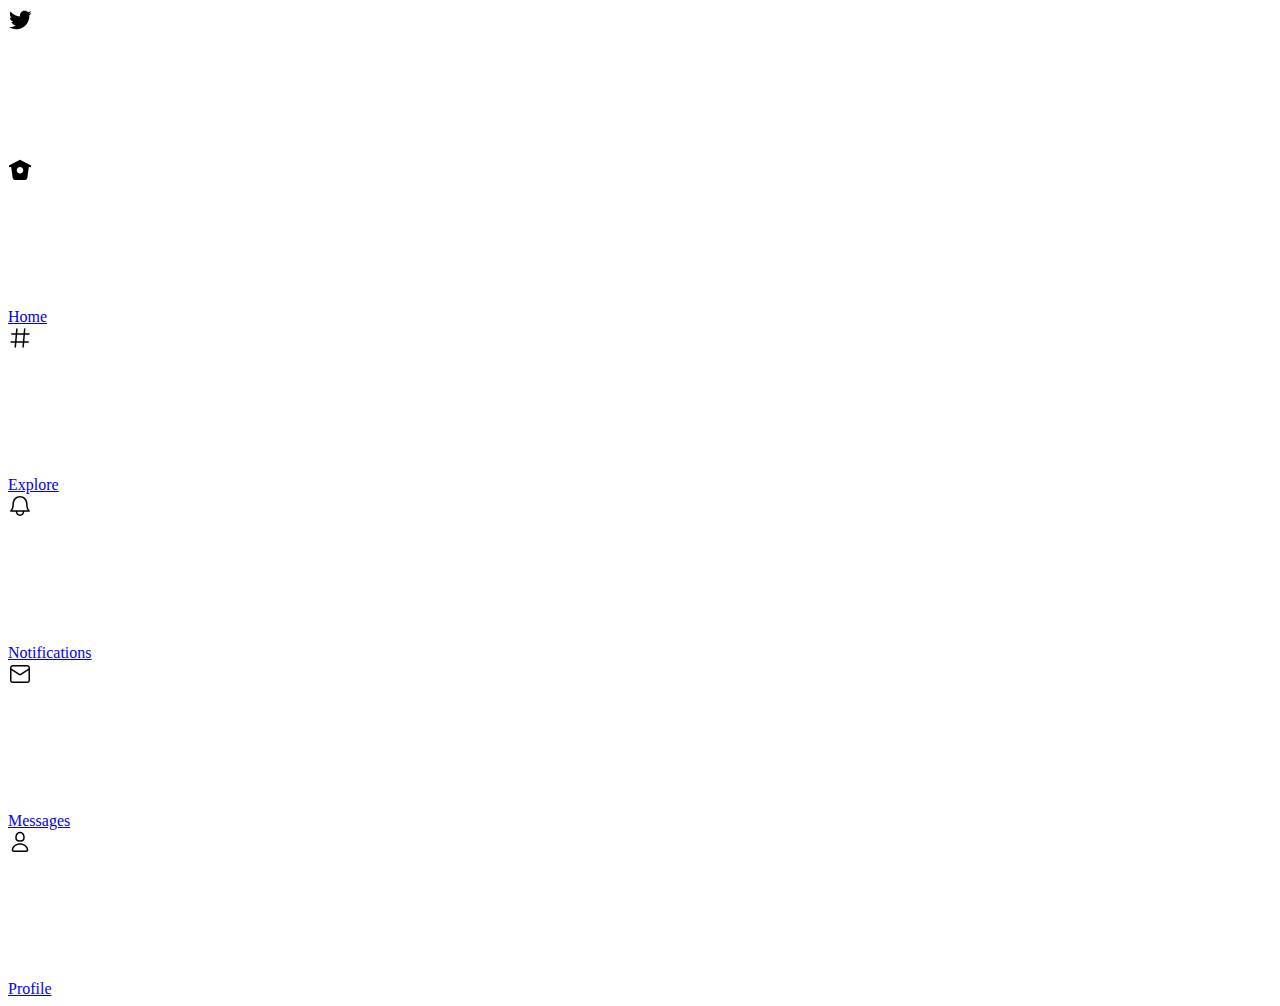
<file: twitter2-home.html>
<html>

<head>
<link rel="stylesheet" href="twitter2-home.css"/>
</head>

<body>

<!--left-->
<div id="left">
<svg id="twitter-icon" class="icon_color">
<g>
<path d="M23.643 4.937c-.835.37-1.732.62-2.675.733.962-.576 1.7-1.49 2.048-2.578-.9.534-1.897.922-2.958 1.13-.85-.904-2.06-1.47-3.4-1.47-2.572 0-4.658 2.086-4.658 4.66 0 .364.042.718.12 1.06-3.873-.195-7.304-2.05-9.602-4.868-.4.69-.63 1.49-.63 2.342 0 1.616.823 3.043 2.072 3.878-.764-.025-1.482-.234-2.11-.583v.06c0 2.257 1.605 4.14 3.737 4.568-.392.106-.803.162-1.227.162-.3 0-.593-.028-.877-.082.593 1.85 2.313 3.198 4.352 3.234-1.595 1.25-3.604 1.995-5.786 1.995-.376 0-.747-.022-1.112-.065 2.062 1.323 4.51 2.093 7.14 2.093 8.57 0 13.255-7.098 13.255-13.254 0-.2-.005-.402-.014-.602.91-.658 1.7-1.477 2.323-2.41z">
</path>
</g>
</svg>

<a  id="home_icon"  href="#">
	<div class="flex_row">
		<div class=flex_display">
			<svg class="icon_color">
			<g>
			<path d="M22.58 7.35L12.475 1.897c-.297-.16-.654-.16-.95 0L1.425 7.35c-.486.264-.667.87-.405 1.356.18.335.525.525.88.525.16 0 .324-.038.475-.12l.734-.396 1.59 11.25c.216 1.214 1.31 2.062 2.66 2.062h9.282c1.35 0 2.444-.848 2.662-2.088l1.588-11.225.737.398c.485.263 1.092.082 1.354-.404.263-.486.08-1.093-.404-1.355zM12 15.435c-1.795 0-3.25-1.455-3.25-3.25s1.455-3.25 3.25-3.25 3.25 1.455 3.25 3.25-1.455 3.25-3.25 3.25z"></path>
			</g>
			</svg>
		</div>
		<div class=flex_display">
			<span>Home</span>
		</div>
	</div>
</a>
<a  id="explore_icon"  href="#">
	<div class="flex_row">
		<div class=flex_display">
			<svg class="icon_color">
			<g>
			<path d="M21 7.337h-3.93l.372-4.272c.036-.412-.27-.775-.682-.812-.417-.03-.776.27-.812.683l-.383 4.4h-6.32l.37-4.27c.037-.413-.27-.776-.68-.813-.42-.03-.777.27-.813.683l-.382 4.4H3.782c-.414 0-.75.337-.75.75s.336.75.75.75H7.61l-.55 6.327H3c-.414 0-.75.336-.75.75s.336.75.75.75h3.93l-.372 4.272c-.036.412.27.775.682.812l.066.003c.385 0 .712-.295.746-.686l.383-4.4h6.32l-.37 4.27c-.036.413.27.776.682.813l.066.003c.385 0 .712-.295.746-.686l.382-4.4h3.957c.413 0 .75-.337.75-.75s-.337-.75-.75-.75H16.39l.55-6.327H21c.414 0 .75-.336.75-.75s-.336-.75-.75-.75zm-6.115 7.826h-6.32l.55-6.326h6.32l-.55 6.326z"></path>
			</g>
			</svg>
		</div>
		<div class=flex_display">
			<span>Explore</span>
		</div>
	</div>
</a>
<a  id="notification_icon"  href="#">
	<div class="flex_row">
		<div class=flex_display">
			<svg class="icon_color">
			<g>
			<path d="M21.697 16.468c-.02-.016-2.14-1.64-2.103-6.03.02-2.532-.812-4.782-2.347-6.335C15.872 2.71 14.01 1.94 12.005 1.93h-.013c-2.004.01-3.866.78-5.242 2.174-1.534 1.553-2.368 3.802-2.346 6.334.037 4.33-2.02 5.967-2.102 6.03-.26.193-.366.53-.265.838.102.308.39.515.712.515h4.92c.102 2.31 1.997 4.16 4.33 4.16s4.226-1.85 4.327-4.16h4.922c.322 0 .61-.206.71-.514.103-.307-.003-.645-.263-.838zM12 20.478c-1.505 0-2.73-1.177-2.828-2.658h5.656c-.1 1.48-1.323 2.66-2.828 2.66zM4.38 16.32c.74-1.132 1.548-3.028 1.524-5.896-.018-2.16.644-3.982 1.913-5.267C8.91 4.05 10.397 3.437 12 3.43c1.603.008 3.087.62 4.18 1.728 1.27 1.285 1.933 3.106 1.915 5.267-.024 2.868.785 4.765 1.525 5.896H4.38z"></path>
			</g>
			</svg>
		</div>
		<div class=flex_display">
			<span>Notifications</span>
		</div>
	</div>
</a>
<a  id="messages_icon"  href="#">
	<div class="flex_row">
		<div class=flex_display">
			<svg class="icon_color">
			<g>
			<path d="M19.25 3.018H4.75C3.233 3.018 2 4.252 2 5.77v12.495c0 1.518 1.233 2.753 2.75 2.753h14.5c1.517 0 2.75-1.235 2.75-2.753V5.77c0-1.518-1.233-2.752-2.75-2.752zm-14.5 1.5h14.5c.69 0 1.25.56 1.25 1.25v.714l-8.05 5.367c-.273.18-.626.182-.9-.002L3.5 6.482v-.714c0-.69.56-1.25 1.25-1.25zm14.5 14.998H4.75c-.69 0-1.25-.56-1.25-1.25V8.24l7.24 4.83c.383.256.822.384 1.26.384.44 0 .877-.128 1.26-.383l7.24-4.83v10.022c0 .69-.56 1.25-1.25 1.25z"></path>
			</g>
			</svg>
		</div>
		<div class=flex_display">
			<span>Messages</span>
		</div>
	</div>
</a>
<a  id="profile_icon"  href="#">
	<div class="flex_row">
		<div class=flex_display">
			<svg class="icon_color">
			<g>
			<path d="M12 11.816c1.355 0 2.872-.15 3.84-1.256.814-.93 1.078-2.368.806-4.392-.38-2.825-2.117-4.512-4.646-4.512S7.734 3.343 7.354 6.17c-.272 2.022-.008 3.46.806 4.39.968 1.107 2.485 1.256 3.84 1.256zM8.84 6.368c.162-1.2.787-3.212 3.16-3.212s2.998 2.013 3.16 3.212c.207 1.55.057 2.627-.45 3.205-.455.52-1.266.743-2.71.743s-2.255-.223-2.71-.743c-.507-.578-.657-1.656-.45-3.205zm11.44 12.868c-.877-3.526-4.282-5.99-8.28-5.99s-7.403 2.464-8.28 5.99c-.172.692-.028 1.4.395 1.94.408.52 1.04.82 1.733.82h12.304c.693 0 1.325-.3 1.733-.82.424-.54.567-1.247.394-1.94zm-1.576 1.016c-.126.16-.316.246-.552.246H5.848c-.235 0-.426-.085-.552-.246-.137-.174-.18-.412-.12-.654.71-2.855 3.517-4.85 6.824-4.85s6.114 1.994 6.824 4.85c.06.242.017.48-.12.654z"></path>
			</g>
			</svg>
		</div>
		<div class=flex_display">
			<span>Profile</span>
		</div>
	</div>
</a>
</div>

<!--middle-->

<!--right-->
</body>
</html>
</file>
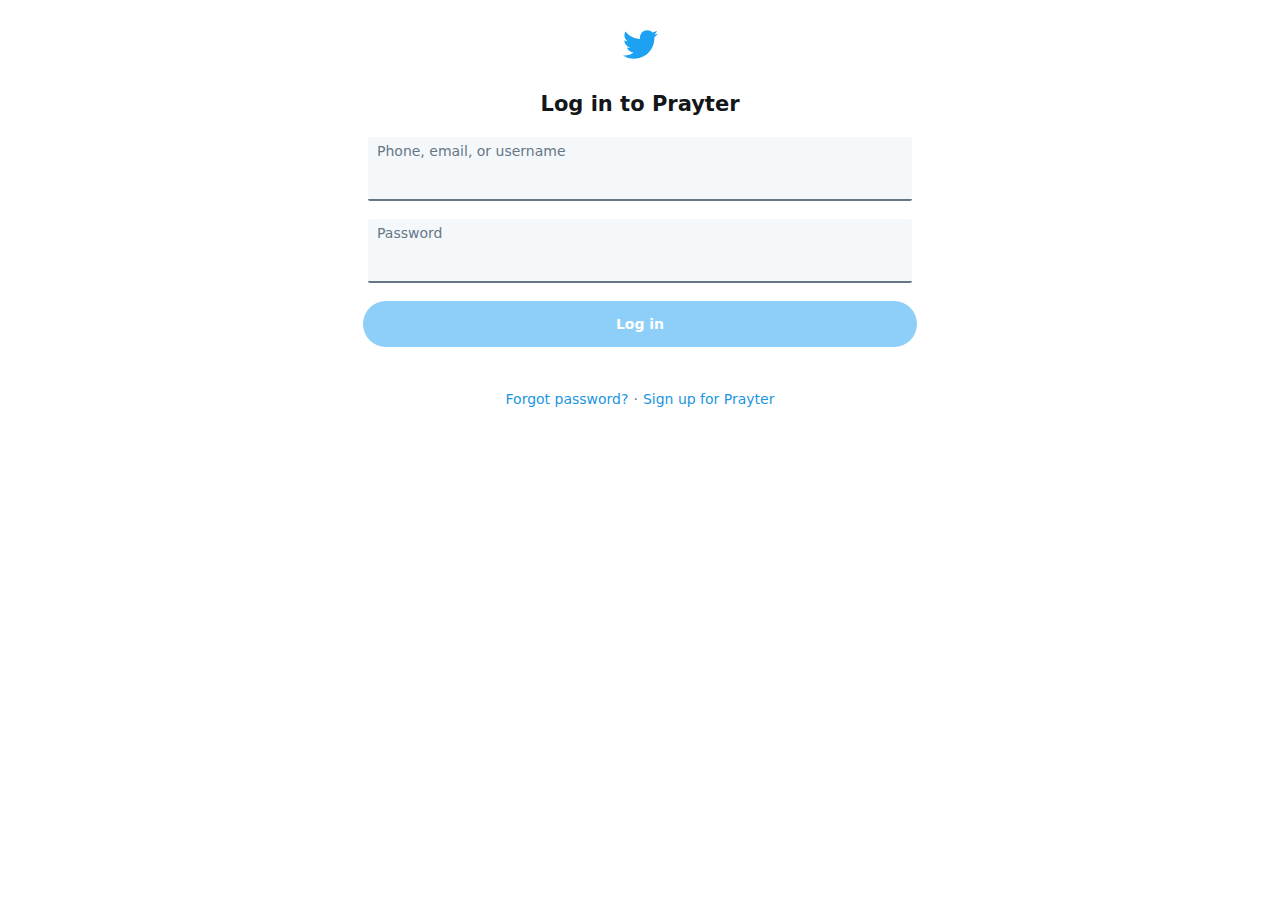
<file: twitter2-login.html>
<html>
<head>
<meta name="viewport" content="width=device-width,initial-scale=1,maximum-scale=1,user-scalable=0,viewport-fit=cover">
<title>Prayter. It's what God is doing / Prayter</title>
<link rel="shortcut icon" href="https://abs.twimg.com/favicons/twitter.ico" type="image/x-icon">
<link rel="stylesheet" href="twitter_v2.css">
</head>

<body>
<div style="height:100%; display:flex;">
<div  class="css-1dbjc4n r-13qz1uu r-417010" style="min-height: 302px;">
<main role="main" class="css-1dbjc4n r-16y2uox r-1wbh5a2">
<div class="css-1dbjc4n r-150rngu r-16y2uox r-1wbh5a2">
<div class="css-1dbjc4n r-1jgb5lz r-1444osr r-1ye8kvj r-779j7e r-13qz1uu">
<svg viewBox="0 0 24 24" class="r-13gxpu9 r-4qtqp9 r-yyyyoo r-1uopjct r-dnmrzs r-bnwqim r-1plcrui r-lrvibr"><g><path d="M23.643 4.937c-.835.37-1.732.62-2.675.733.962-.576 1.7-1.49 2.048-2.578-.9.534-1.897.922-2.958 1.13-.85-.904-2.06-1.47-3.4-1.47-2.572 0-4.658 2.086-4.658 4.66 0 .364.042.718.12 1.06-3.873-.195-7.304-2.05-9.602-4.868-.4.69-.63 1.49-.63 2.342 0 1.616.823 3.043 2.072 3.878-.764-.025-1.482-.234-2.11-.583v.06c0 2.257 1.605 4.14 3.737 4.568-.392.106-.803.162-1.227.162-.3 0-.593-.028-.877-.082.593 1.85 2.313 3.198 4.352 3.234-1.595 1.25-3.604 1.995-5.786 1.995-.376 0-.747-.022-1.112-.065 2.062 1.323 4.51 2.093 7.14 2.093 8.57 0 13.255-7.098 13.255-13.254 0-.2-.005-.402-.014-.602.91-.658 1.7-1.477 2.323-2.41z"></path></g></svg>
<h1 dir="auto" role="heading" class="css-4rbku5 css-901oao r-hkyrab r-1qd0xha r-cv4lhi r-vw2c0b r-ad9z0x r-hxarbt r-mvpalk r-1no09lo r-bcqeeo r-q4m81j r-qvutc0"><span class="css-901oao css-16my406 r-1qd0xha r-ad9z0x r-bcqeeo r-qvutc0">Log in to Prayter</span></h1>
<div class="css-1dbjc4n r-13qz1uu"><form action="/sessions" method="post" novalidate=""><div class="css-1dbjc4n"><input name="redirect_after_login" type="hidden" value="/"><input name="remember_me" type="hidden" value="1"><input name="authenticity_token" type="hidden" value="370096a00ced11eba42eeba5dde7450a"><input name="wfa" type="hidden" value="1"><input autocomplete="off" name="ui_metrics" type="hidden" value="{&quot;rf&quot;:{&quot;a8f9d7b1e3c2214c2bde019f36bf880ba3bf7b97fc9ec616f512eb54629f73ec&quot;:1,&quot;bed5545a68af236d2aca245e5be028a00100ee7647ae92a94f759d85e3658116&quot;:-1,&quot;af25f868ef293a60693dc5041c284410db954106f7e6b99b848be56fe78c42a9&quot;:0,&quot;ff135e9a0546bd19402721ef8dd791f32901a7f14a0b22844b094acf5e6f9bef&quot;:0},&quot;s&quot;:&quot;[base64]&quot;}"><div class="css-1dbjc4n r-779j7e r-1xtiow5"><label class="css-1dbjc4n r-1u4rsef r-rull8r r-wgabs5 r-1awa8pu r-1jkafct r-18u37iz"><div class="css-1dbjc4n r-16y2uox r-1wbh5a2"><div dir="auto" class="css-901oao css-bfa6kz r-k200y r-1re7ezh r-1qd0xha r-1b43r93 r-16dba41 r-ad9z0x r-bcqeeo r-5f36wq r-glunga r-qvutc0"><span class="css-901oao css-16my406 r-1qd0xha r-ad9z0x r-bcqeeo r-qvutc0">Phone, email, or username</span></div><div class="css-1dbjc4n r-18u37iz r-16y2uox r-1wbh5a2 r-1udh08x"><div dir="auto" class="css-901oao r-1awozwy r-k200y r-hkyrab r-6koalj r-1qd0xha r-1i10wst r-16dba41 r-ad9z0x r-bcqeeo r-13qz1uu r-qvutc0"><input autocapitalize="none" autocomplete="on" autocorrect="off" name="session[username_or_email]" spellcheck="false" type="text" dir="auto" data-focusable="true" class="r-30o5oe r-1niwhzg r-17gur6a r-1yadl64 r-deolkf r-homxoj r-poiln3 r-7cikom r-1ny4l3l r-1inuy60 r-5f36wq r-vmopo1 r-1xtiow5 r-1lrr6ok r-1dz5y72 r-fdjqy7 r-13qz1uu" value=""></div></div></div></label><div class="css-1dbjc4n r-18u37iz r-5f36wq"><div class="css-1dbjc4n r-13awgt0 r-eqz5dr r-c9eks5"></div></div></div><div class="css-1dbjc4n r-779j7e r-1xtiow5"><label class="css-1dbjc4n r-1u4rsef r-rull8r r-wgabs5 r-1awa8pu r-1jkafct r-18u37iz"><div class="css-1dbjc4n r-16y2uox r-1wbh5a2"><div dir="auto" class="css-901oao css-bfa6kz r-k200y r-1re7ezh r-1qd0xha r-1b43r93 r-16dba41 r-ad9z0x r-bcqeeo r-5f36wq r-glunga r-qvutc0"><span class="css-901oao css-16my406 r-1qd0xha r-ad9z0x r-bcqeeo r-qvutc0">Password</span></div><div class="css-1dbjc4n r-18u37iz r-16y2uox r-1wbh5a2 r-1udh08x"><div dir="auto" class="css-901oao r-1awozwy r-k200y r-hkyrab r-6koalj r-1qd0xha r-1i10wst r-16dba41 r-ad9z0x r-bcqeeo r-13qz1uu r-qvutc0"><input autocapitalize="none" autocomplete="on" autocorrect="off" name="session[password]" spellcheck="false" type="password" dir="auto" data-focusable="true" class="r-30o5oe r-1niwhzg r-17gur6a r-1yadl64 r-deolkf r-homxoj r-poiln3 r-7cikom r-1ny4l3l r-1inuy60 r-5f36wq r-vmopo1 r-1xtiow5 r-1lrr6ok r-1dz5y72 r-fdjqy7 r-13qz1uu" value=""></div></div></div></label><div class="css-1dbjc4n r-18u37iz r-5f36wq"><div class="css-1dbjc4n r-13awgt0 r-eqz5dr r-c9eks5"></div></div></div><div class="css-1dbjc4n"><div role="button" aria-disabled="true" disabled="" class="css-1dbjc4n r-urgr8i r-42olwf r-sdzlij r-1phboty r-rs99b7 r-1w2pmg r-13gf7le r-712mwr r-dfe81l r-1aw8jpo r-icoktb r-1ny4l3l r-ikwi4x r-o7ynqc r-6416eg r-lrvibr" data-testid="LoginForm_Login_Button"><div dir="auto" class="css-901oao r-1awozwy r-jwli3a r-6koalj r-18u37iz r-16y2uox r-1qd0xha r-1b43r93 r-vw2c0b r-1777fci r-eljoum r-dnmrzs r-bcqeeo r-q4m81j r-qvutc0"><span class="css-901oao css-16my406 css-bfa6kz r-1qd0xha r-ad9z0x r-bcqeeo r-qvutc0"><span class="css-901oao css-16my406 r-1qd0xha r-ad9z0x r-bcqeeo r-qvutc0">Log in</span></span></div></div></div></div></form></div>
<div dir="auto" class="css-901oao r-hkyrab r-1qd0xha r-1b43r93 r-16dba41 r-ad9z0x r-1444osr r-bcqeeo r-q4m81j r-qvutc0"><div class="css-1dbjc4n r-1d09ksm r-xoduu5 r-18u37iz r-1wbh5a2"><a href="https://twitter.com/account/begin_password_reset" role="link" data-focusable="true" class="css-4rbku5 css-18t94o4 css-901oao css-16my406 r-1n1174f r-1loqt21 r-1qd0xha r-ad9z0x r-bcqeeo r-qvutc0"><span class="css-901oao css-16my406 r-1qd0xha r-ad9z0x r-bcqeeo r-qvutc0">Forgot password?</span></a><span aria-hidden="true" class="css-901oao css-16my406 r-1re7ezh r-1q142lx r-1qd0xha r-ad9z0x r-bcqeeo r-ou255f r-qvutc0"><span class="css-901oao css-16my406 r-1qd0xha r-ad9z0x r-bcqeeo r-qvutc0">·</span></span><a href="/i/flow/signup" role="link" data-focusable="true" class="css-4rbku5 css-18t94o4 css-901oao css-16my406 r-1n1174f r-1loqt21 r-1qd0xha r-ad9z0x r-bcqeeo r-qvutc0"><span class="css-901oao css-16my406 r-1qd0xha r-ad9z0x r-bcqeeo r-qvutc0">Sign up for Prayter</span></a></div></div>
</div>
</div>
</main>
</div>
</div>
</body>
</html>
</file>
<file: twitter.css>
a {
 color: rgb(101, 119, 134);
 font-size: 13px;
 font-weight: 400;
 margin-bottom: 5px;
 margin-top: 5px;
 padding-right: 15px;
 font-family: system-ui, -apple-system, BlinkMacSystemFont, "Segoe UI", Roboto, Ubuntu, "Helvetica Neue", sans-serif;
 text-decoration: none;
 line-height: calc(19.6875px);
}

.nav-link{
 line-height: calc(19.6875px);
}

.top-login{
   display: none;

}

@media only screen and (min-height: 650px) {
 .top-login {
    display: flex;
	flex-direction: row;
	margin: 0px;
	min-width: 0px;
	min-height: 0px;
	padding-bottom: 0px;
	padding-top: 0px;
	z-index: 0px;
	top: 15px;
	max-width: 600px;
	position:absolute;
	padding-left: 15px;
	padding-right: 15px;
	box-sizing: border-box;
    align-self: center;	
 }
}
.top-login-div1{
 width: 100%;
 align-items:stretch;
 box-sizing: border-box;
 display: flex;
 flex-basis: auto;
 flex-shrink: 0;
 margin: 0px;
 min-height: 0px;
 min-width: 0px;
 padding: 0px;
 position: relative;
 z-index: 0;
 font-size: 15px;
}

.top-login-div1-form-div1{
 align-items: stretch;
 justify-content: center;
 flex-direction: row;
 box-sizing: border-box;
 display: flex;
 margin: 0px;
 min-height: 0px;
 min-width: 0px;
 padding: 0px;
 position: relative;
 z-index: 0;
 font-size: 15px;
 
}
.main{
box-sizing:border-box; position:relative; display:flex; flex-direction:column; min-height:0px; min-width: 0px; padding:0px; margin:0px; flex-basis:auto; align-items:stretch; flex-shrink:1; flex-grow:1;
}
.page {
 box-sizing:border-box; position:relative; flex: 1 1 0%; align-items: stretch; margin:0px; min-height:auto; min-width:0px; padding:0px; z-index: 0; display:flex; flex-direction:row-reverse;
}

.bottom-content{
 align-items: stretch; flex-direction: column; margin: 0px; min-height: 0px; min-width: 0px; box-sizing: border-box; position: relative; padding: 15px; flex: 1 1 0%; display: flex; background-color: rgb(113, 201, 248); justify-content: center; overflow:hidden;
}
.twitter-icon-background{
 color: rgb(29, 161, 242); fill: currentColor; max-width: none; height: 160vh; right: -50vh; top: -30vh; display: block; box-sizing: content-box; position: absolute; z-index; auto;
}

.bottom-login-container{
  display: none;

}

.signup-link{
 background-color:rgb(29, 161, 242);
 border-color: rgba(0, 0, 0, 0);
 margin-bottom: 15px;  border-width: 1px; border-style: solid; min-height:39px; box-sizing: border-box; padding-left: 1em; padding-right: 1em; display:flex; flex-direction: column; border-radius: 9999px;
 max-width: 180px;
 margin-left: 10px;
 flex-grow: 1;
 align-items:stretch;
 box-sizing: border-box;
 flex-shrink:0;
 margin:0px;
 padding:0px;
 position:relative;
 z-index:0;
 height:0px;
 margin-right: 10px;
}	

.signup-text-div{
 font-weight:bold; font-size:15px; color: rgb(255, 255, 255); box-sizing: border-box; display:flex; flex-direction:row; flex-grow: 1; justify-content:center; align-items:center;
}

.login-link{
 border-color: rgb(29, 161, 242);
 background-color:rgba(0, 0, 0, 0); 
 margin-bottom: 15px;  border-width: 1px; border-style: solid; min-height:39px; box-sizing: border-box; padding-left: 1em; padding-right: 1em; display:flex; flex-direction: column; border-radius: 9999px;
 max-width: 180px;
 margin-left: 10px;
 flex-grow: 1;
 align-items:stretch;
 box-sizing: border-box;
 flex-shrink:0;
 padding:0px;
 position:relative;
 z-index:0;
 height:0px;
 margin-right: 0px;
 margin-top: 0px;
 margin-bottom: 0px;

}	

.input-box{
display:flex; column; flex-direction:column; background-color: rgb(245, 248, 250); border-color: rgb(101, 119, 134); border-bottom-width: 2px; border-bottom-style: solid; padding-top:5px; padding-left: 10px; padding-right: 10px;

}
.login-text-div{
 font-weight:bold; font-size:15px; color: rgb(29, 161, 242); box-sizing: border-box; display:flex; flex-direction:row; flex-grow: 1; justify-content:center; align-items:center;
}

@media only screen and (max-width: 840px) {
  .top-login {
     display:none; 
  }
  .main{
      flex: 1 1 0%;
  }
  .page {
    flex-direction: column;
  }
  
  .twitter-icon-background{
     height: 60vh; right: -10vh; top: -10vh;
  }
  .bottom-content{
    align-items: stretch; flex-direction: column; margin: 0px; min-height: 0px; min-width: 0px; box-sizing: border-box; position: relative; padding: 15px; flex-shrink:0; flex-basis: auto; display: flex; background-color: rgb(113, 201, 248); justify-content: center; overflow:hidden;  
  }
  .bottom-login-container{
     display: flex;
	 justify-content: center;
	 flex-direction: row;
	 padding-top: 39px;
	 padding-bottom: 30px;
	 align-items: stretch;
	 box-sizing:border-box;
	 flex-basis: auto;
	 flex-shrink:0;
	 margin: 0px;
	 min-height: 0px;
	 min-width: 0px;
	 position: relative;
	 z-index: 0;
  }
  
} 

.css-1dbjc4n{
  align-items: stretch;
  box-sizing: border-box;
  display: flex;
  flex-basis: auto;
  flex-direction: column;
  flex-shrink: 0;
  margin: 0px;
  min-height: 0px;
  min-width: 0px;
  position: relative;
  z-index: 0;
  
}

.r-1qd0xha{
	font-family: system-ui, -apple-system, BlinkMacSystemFont, "Segoe UI", Roboto, Ubuntu, "Helvetica Neue", sans-serif;
}

.input-field{
 background-color: rgb(245, 248, 250); border-width: 0px; border-radius: 0px; font-size:19px; padding:5px;
}
</file>
<file: twitter2-home.css>
.css-1dbjc4n {
    -moz-box-align: stretch;
    -moz-box-direction: normal;
    -moz-box-orient: vertical;
    align-items: stretch;
    border: 0px solid black;
    box-sizing: border-box;
    display: flex;
    flex-basis: auto;
    flex-direction: column;
    flex-shrink: 0;
    margin: 0px;
    min-height: 0px;
    min-width: 0px;
    padding: 0px;
    position: relative;
    z-index: 0;
}

.r-eqz5dr {
    -moz-box-direction: normal;
    -moz-box-orient: vertical;
    flex-direction: column;
}
.r-1habvwh {
    -moz-box-align: start;
    align-items: flex-start;
}
</file>
<file: twitter_v2.css>
.css-18t94o4 {
    cursor: pointer;
}
.css-1dbjc4n {
    -moz-box-align: stretch;
    -moz-box-direction: normal;
    -moz-box-orient: vertical;
    align-items: stretch;
    border: 0px solid black;
    box-sizing: border-box;
    display: flex;
    flex-basis: auto;
    flex-direction: column;
    flex-shrink: 0;
    margin: 0px;
    min-height: 0px;
    min-width: 0px;
    padding: 0px;
    position: relative;
    z-index: 0;
}

.css-901oao {
    border: 0px solid black;
    box-sizing: border-box;
    color: rgb(0, 0, 0);
    display: inline;
    font: 14px system-ui, -apple-system, BlinkMacSystemFont, "Segoe UI", Roboto, Ubuntu, "Helvetica Neue", sans-serif;
        font-weight: normal;
        font-size: 14px;
        line-height: normal;
        font-family: system-ui, -apple-system, BlinkMacSystemFont, "Segoe UI", Roboto, Ubuntu, "Helvetica Neue", sans-serif;
    margin: 0px;
    padding: 0px;
    white-space: pre-wrap;
    overflow-wrap: break-word;
}
.css-4rbku5 {
    background-color: rgba(0, 0, 0, 0);
    color: inherit;
    font: inherit;
    list-style: outside none none;
    margin: 0px;
    text-align: inherit;
    text-decoration: none;
}

.css-16my406 {
    color: inherit;
    font: inherit;
        line-height: inherit;
        font-family: inherit;
    white-space: inherit;
}
.css-bfa6kz {
    max-width: 100%;
    overflow: hidden;
    text-overflow: ellipsis;
    white-space: nowrap;
}
.css-bfa6kz {
    max-width: 100%;
    overflow: hidden;
    text-overflow: ellipsis;
    white-space: nowrap;
}
.css-4rbku5 {
    background-color: rgba(0, 0, 0, 0);
    color: inherit;
    font: inherit;
    list-style: outside none none;
    margin: 0px;
    text-align: inherit;
    text-decoration: none;
}
.r-1qd0xha {
    font-family: system-ui, -apple-system, BlinkMacSystemFont, "Segoe UI", Roboto, Ubuntu, "Helvetica Neue", sans-serif;
}
.r-qvutc0 {
    overflow-wrap: break-word;
}
.r-bcqeeo {
    min-width: 0px;
}
.r-1i10wst {
    font-size: 18px;
}
.r-k200y {
    align-self: flex-start;
}
.r-16dba41 {
    font-weight: 400;
}
.r-hkyrab {
    color: rgb(20, 23, 26);
}
.r-qvutc0 {
    overflow-wrap: break-word;
}
.r-1loqt21 {
    cursor: pointer;
}
.r-bcqeeo {
    min-width: 0px;
}
.r-ad9z0x {
    line-height: 1.3125;
}
.r-1qd0xha {
    font-family: system-ui, -apple-system, BlinkMacSystemFont, "Segoe UI", Roboto, Ubuntu, "Helvetica Neue", sans-serif;
}
.r-qvutc0 {
    overflow-wrap: break-word;
}
.r-bcqeeo {
    min-width: 0px;
}
.r-ad9z0x {
    line-height: 1.3125;
}
.r-1awozwy {
    -moz-box-align: center;
    align-items: center;
}
.r-13qz1uu {
    width: 100%;
}
.r-6koalj {
    display: flex;
}
.r-ad9z0x {
    line-height: 1.3125;
}
.r-13qz1uu {
    width: 100%;
}
.r-417010 {
    z-index: 0;
}
.r-1wbh5a2 {
    flex-shrink: 1;
}
.r-16y2uox {
    -moz-box-flex: 1;
    flex-grow: 1;
}
.r-150rngu {
}
.r-1ye8kvj {
    max-width: 600px;
}
.r-1444osr {
    margin-top: 18px;
}
.r-13qz1uu {
    width: 100%;
}
.r-779j7e {
    padding-left: 14px;
    padding-right: 14px;
}
.r-1jgb5lz {
    margin-left: auto;
    margin-right: auto;
}
.r-1uopjct {
    height: 37px;
}
.r-13gxpu9 {
    color: rgb(29, 161, 242);
}
.r-lrvibr {
    user-select: none;
}
.r-1plcrui {
    vertical-align: text-bottom;
}
.r-bnwqim {
    position: relative;
}
.r-dnmrzs {
    max-width: 100%;
}
.r-yyyyoo {
    fill: currentcolor;
}
.r-4qtqp9 {
    display: inline-block;
}
.r-1no09lo {
    margin-top: 28px;
}
.r-hxarbt {
    margin-bottom: 9px;
}
.r-vw2c0b {
    font-weight: bold;
}
.r-cv4lhi {
    font-size: 21px;
}
.r-hkyrab {
    color: rgb(20, 23, 26);
}
.r-1qd0xha {
    font-family: system-ui, -apple-system, BlinkMacSystemFont, "Segoe UI", Roboto, Ubuntu, "Helvetica Neue", sans-serif;
}
.r-qvutc0 {
    overflow-wrap: break-word;
}
.r-bcqeeo {
    min-width: 0px;
}
.r-ad9z0x {
    line-height: 1.3125;
}
.r-q4m81j {
    text-align: center;
}
.r-mvpalk {
    margin-left: 0px;
    margin-right: 0px;
}
.r-13qz1uu {
    width: 100%;
}
.r-1xtiow5 {
    padding-bottom: 9px;
    padding-top: 9px;
}
.r-779j7e {
    padding-left: 14px;
    padding-right: 14px;
}
.r-wgabs5 {
    border-bottom-width: 2px;
}
.r-rull8r {
    border-bottom-style: solid;
}
.r-1u4rsef {
    background-color: rgb(245, 248, 250);
}
.r-18u37iz {
    -moz-box-direction: normal;
    -moz-box-orient: horizontal;
    flex-direction: row;
}
.r-1awa8pu {
    border-color: rgb(101, 119, 134);
}
.r-1jkafct {
    border-radius: 2px;
}
.r-glunga {
    padding-top: 5px;
}
.r-k200y {
    align-self: flex-start;
}
.r-16dba41 {
    font-weight: 400;
}
.r-1b43r93 {
    font-size: 14px;
}
.r-1re7ezh {
    color: rgb(101, 119, 134);
}
.r-1qd0xha {
    font-family: system-ui, -apple-system, BlinkMacSystemFont, "Segoe UI", Roboto, Ubuntu, "Helvetica Neue", sans-serif;
}
.r-qvutc0 {
    overflow-wrap: break-word;
}
.r-bcqeeo {
    min-width: 0px;
}
.r-ad9z0x {
    line-height: 1.3125;
}
.r-5f36wq {
    padding-left: 9px;
    padding-right: 9px;
}
.r-1qd0xha {
    font-family: system-ui, -apple-system, BlinkMacSystemFont, "Segoe UI", Roboto, Ubuntu, "Helvetica Neue", sans-serif;
}
.r-qvutc0 {
    overflow-wrap: break-word;
}
.r-bcqeeo {
    min-width: 0px;
}
.r-ad9z0x {
    line-height: 1.3125;
}
.r-18u37iz {
    -moz-box-direction: normal;
    -moz-box-orient: horizontal;
    flex-direction: row;
}
.r-1udh08x {
    overflow: hidden;
}
.r-1i10wst {
    font-size: 18px;
}
.r-k200y {
    align-self: flex-start;
}
.r-16dba41 {
    font-weight: 400;
}
.r-hkyrab {
    color: rgb(20, 23, 26);
}
.r-1qd0xha {
    font-family: system-ui, -apple-system, BlinkMacSystemFont, "Segoe UI", Roboto, Ubuntu, "Helvetica Neue", sans-serif;
}
.r-qvutc0 {
    overflow-wrap: break-word;
}
.r-bcqeeo {
    min-width: 0px;
}
.r-ad9z0x {
    line-height: 1.3125;
}
.r-1awozwy {
    -moz-box-align: center;
    align-items: center;
}
.r-13qz1uu {
    width: 100%;
}
.r-6koalj {
    display: flex;
}
.r-fdjqy7 {
    text-align: left;
}
.r-vmopo1 {
    padding-top: 2px;
}
.r-1inuy60 {
    padding-bottom: 5px;
}
.r-1ny4l3l {
    outline-style: none;
}
.r-7cikom {
    font-size: inherit;
}
.r-poiln3 {
    font-family: inherit;
}
.r-homxoj {
    color: inherit;
}
.r-1niwhzg {
    background-color: rgba(0, 0, 0, 0);
}
.r-1dz5y72 {
    resize: none;
}
.r-deolkf {
    box-sizing: border-box;
}
.r-30o5oe {
    appearance: none;
}
.r-13qz1uu {
    width: 100%;
}
.r-5f36wq {
    padding-left: 9px;
    padding-right: 9px;
}
.r-1xtiow5 {
    padding-bottom: 9px;
    padding-top: 9px;
}
.r-1i10wst {
    font-size: 18px;
}
.r-16dba41 {
    font-weight: 400;
}
.r-hkyrab {
    color: rgb(20, 23, 26);
}
.r-1qd0xha {
    font-family: system-ui, -apple-system, BlinkMacSystemFont, "Segoe UI", Roboto, Ubuntu, "Helvetica Neue", sans-serif;
}
.r-qvutc0 {
    overflow-wrap: break-word;
}
.r-ad9z0x {
    line-height: 1.3125;
}	
.r-1yadl64 {
    border-width: 0px;
}
.r-17gur6a {
    border-radius: 0px;
}
.r-icoktb {
    opacity: 0.5;
}
.r-6416eg {
    transition-property: background-color, box-shadow;
}
.r-o7ynqc {
    transition-duration: 0.2s;
}
.r-1aw8jpo {
    min-width: calc(74.06px);
}
.r-dfe81l {
    min-height: 46px;
}
.r-urgr8i {
    background-color: rgb(29, 161, 242);
}
.r-1w2pmg {
    height: 0px;
}
.r-1ny4l3l {
    outline-style: none;
}
.r-lrvibr {
    user-select: none;
}
.r-ikwi4x {
    padding-left: 28px;
    padding-right: 28px;
}
.r-712mwr {
    margin-bottom: 9px;
    margin-top: 9px;
}
.r-13gf7le {
    margin-left: 9px;
    margin-right: 9px;
}
.r-42olwf {
    border-color: rgba(0, 0, 0, 0);
}
.r-rs99b7 {
    border-width: 1px;
}
.r-1phboty {
    border-style: solid;
}
.r-sdzlij {
    border-radius: 9999px;
}
.r-eljoum {
    line-height: 1;
}
.r-jwli3a {
    color: rgb(255, 255, 255);
}
.r-1b43r93 {
    font-size: 14px;
}
.r-vw2c0b {
    font-weight: bold;
}
.r-1qd0xha {
    font-family: system-ui, -apple-system, BlinkMacSystemFont, "Segoe UI", Roboto, Ubuntu, "Helvetica Neue", sans-serif;
}
.r-qvutc0 {
    overflow-wrap: break-word;
}
.r-bcqeeo {
    min-width: 0px;
}
.r-1awozwy {
    -moz-box-align: center;
    align-items: center;
}
.r-1777fci {
    -moz-box-pack: center;
    justify-content: center;
}
.r-16y2uox {
    -moz-box-flex: 1;
    flex-grow: 1;
}
.r-18u37iz {
    -moz-box-direction: normal;
    -moz-box-orient: horizontal;
    flex-direction: row;
}
.r-qvutc0 {
    overflow-wrap: break-word;
}
.r-bcqeeo {
    min-width: 0px;
}
.r-ad9z0x {
    line-height: 1.3125;
}
.r-q4m81j {
    text-align: center;
}
.r-dnmrzs {
    max-width: 100%;
}
.r-6koalj {
    display: flex;
}
.r-16dba41 {
    font-weight: 400;
}
.r-1b43r93 {
    font-size: 14px;
}
.r-hkyrab {
    color: rgb(20, 23, 26);
}
.r-1qd0xha {
    font-family: system-ui, -apple-system, BlinkMacSystemFont, "Segoe UI", Roboto, Ubuntu, "Helvetica Neue", sans-serif;
}
.r-qvutc0 {
    overflow-wrap: break-word;
}
.r-bcqeeo {
    min-width: 0px;
}
.r-ad9z0x {
    line-height: 1.3125;
}
.r-1444osr {
    margin-top: 18px;
}
.r-q4m81j {
    text-align: center;
}
.r-1d09ksm {
    -moz-box-align: baseline;
    align-items: baseline;
}
.r-1wbh5a2 {
    flex-shrink: 1;
}
.r-18u37iz {
    -moz-box-direction: normal;
    -moz-box-orient: horizontal;
    flex-direction: row;
}
.r-xoduu5 {
    display: inline-flex;
}
.r-1loqt21 {
    cursor: pointer;
}
.r-1n1174f {
    color: rgb(27, 149, 224);
}
.r-1qd0xha {
    font-family: system-ui, -apple-system, BlinkMacSystemFont, "Segoe UI", Roboto, Ubuntu, "Helvetica Neue", sans-serif;
}
.r-qvutc0 {
    overflow-wrap: break-word;
}
.r-bcqeeo {
    min-width: 0px;
}
.r-ad9z0x {
    line-height: 1.3125;
}
.r-1q142lx {
    flex-shrink: 0;
}
.r-1re7ezh {
    color: rgb(101, 119, 134);
}
.r-1qd0xha {
    font-family: system-ui, -apple-system, BlinkMacSystemFont, "Segoe UI", Roboto, Ubuntu, "Helvetica Neue", sans-serif;
}
.r-qvutc0 {
    overflow-wrap: break-word;
}
.r-bcqeeo {
    min-width: 0px;
}
.r-ad9z0x {
    line-height: 1.3125;
}
.r-ou255f {
    padding-left: 5px;
    padding-right: 5px;
}

.r-16y2uox {
    -moz-box-flex: 1;
    flex-grow: 1;
}
.r-obd0qt {
    -moz-box-align: end;
    align-items: flex-end;
}
.r-1g40b8q {
    z-index: 3;
}
.r-lrvibr {
    user-select: none;
}
.r-o96wvk {
    width: 275px;
}
.r-1pi2tsx {
    height: 100%;
}
.r-aqfbo4 {
    backface-visibility: hidden;
}
.r-ipm5af {
    top: 0px;
}
.r-1xcajam {
    position: fixed;
}
.r-1wtj0ep {
    -moz-box-pack: justify;
    justify-content: space-between;
}
.r-1rnoaur {
    overflow-y: auto;
}
.r-1habvwh {
    -moz-box-align: start;
    align-items: flex-start;
}
.r-1bymd8e {
    margin-top: 2px;
}
.r-d0pm55 {
    margin-bottom: 5px;
}
.r-eqz5dr {
    -moz-box-direction: normal;
    -moz-box-orient: vertical;
    flex-direction: column;
}
.r-eqz5dr {
    -moz-box-direction: normal;
    -moz-box-orient: vertical;
    flex-direction: column;
}
.r-1ny4l3l {
    outline-style: none;
}
.r-1loqt21 {
    cursor: pointer;
}
.r-1habvwh {
    -moz-box-align: start;
    align-items: flex-start;
}
.r-16y2uox {
    -moz-box-flex: 1;
    flex-grow: 1;
}
.r-13qz1uu {
    width: 100%;
}
.r-rjfia {
    padding-bottom: 0px;
    padding-top: 0px;
}
.r-6koalj {
    display: flex;
}
.r-rthrr5 {
    width: 990px;
}
.r-150rngu {
}
.r-1wbh5a2 {
    flex-shrink: 1;
}
.r-16y2uox {
    -moz-box-flex: 1;
    flex-grow: 1;
}
.r-lwhw9o {
    height: 1.75rem;
}
.r-6416eg {
    transition-property: background-color, box-shadow;
}
.r-o7ynqc {
    transition-duration: 0.2s;
}
.r-1awozwy {
    -moz-box-align: center;
    align-items: center;
}
.r-1777fci {
    -moz-box-pack: center;
    justify-content: center;
}
.r-18u37iz {
    -moz-box-direction: normal;
    -moz-box-orient: horizontal;
    flex-direction: row;
}
.r-dnmrzs {
    max-width: 100%;
}
.r-1bq9uc5 {
    padding: 9px;
}
.r-sdzlij {
    border-radius: 9999px;
}
.r-8kz0gk {
    height: 2rem;
}
.r-1srniue {
    width: 1.5em;
}
.r-18bj3io {
    min-width: 28px;
}
.r-1pz39u2 {
    align-self: stretch;
}
.r-1loqt21 {
    cursor: pointer;
}
.r-1awozwy {
    -moz-box-align: center;
    align-items: center;
}
.r-1777fci {
    -moz-box-pack: center;
    justify-content: center;
}
.r-16y2uox {
    -moz-box-flex: 1;
    flex-grow: 1;
}
.r-6koalj {
    display: flex;
}
.r-1niwhzg {
    background-color: rgba(0, 0, 0, 0);
}
.r-1w2pmg {
    height: 0px;
}
.r-1loqt21 {
    cursor: pointer;
}
.r-lrvibr {
    user-select: none;
}
.r-mk0yit {
    padding-left: 0px;
    padding-right: 0px;
}
.r-42olwf {
    border-color: rgba(0, 0, 0, 0);
}
.r-rs99b7 {
    border-width: 1px;
}
.r-1phboty {
    border-style: solid;
}
.r-sdzlij {
    border-radius: 9999px;
}
.r-bcqeeo {
    min-width: 0px;
}
.r-1awozwy {
    -moz-box-align: center;
    align-items: center;
}
.r-1777fci {
    -moz-box-pack: center;
    justify-content: center;
}
.r-16y2uox {
    -moz-box-flex: 1;
    flex-grow: 1;
}
.r-18u37iz {
    -moz-box-direction: normal;
    -moz-box-orient: horizontal;
    flex-direction: row;
}
.r-q4m81j {
    text-align: center;
}
.r-13gxpu9 {
    color: rgb(29, 161, 242);
}
.r-dnmrzs {
    max-width: 100%;
}
.r-6koalj {
    display: flex;
}
.r-8kz0gk {
    height: 2rem;
}
.r-1srniue {
    width: 1.5em;
}
.r-1q142lx {
    flex-shrink: 0;
}
.r-16y2uox {
    -moz-box-flex: 1;
    flex-grow: 1;
}
.r-13gxpu9 {
    color: rgb(29, 161, 242);
}
.r-lrvibr {
    user-select: none;
}
.r-1plcrui {
    vertical-align: text-bottom;
}
.r-bnwqim {
    position: relative;
}
.r-dnmrzs {
    max-width: 100%;
}
.r-yyyyoo {
    fill: currentcolor;
}
.r-4qtqp9 {
    display: inline-block;
}
</file>
